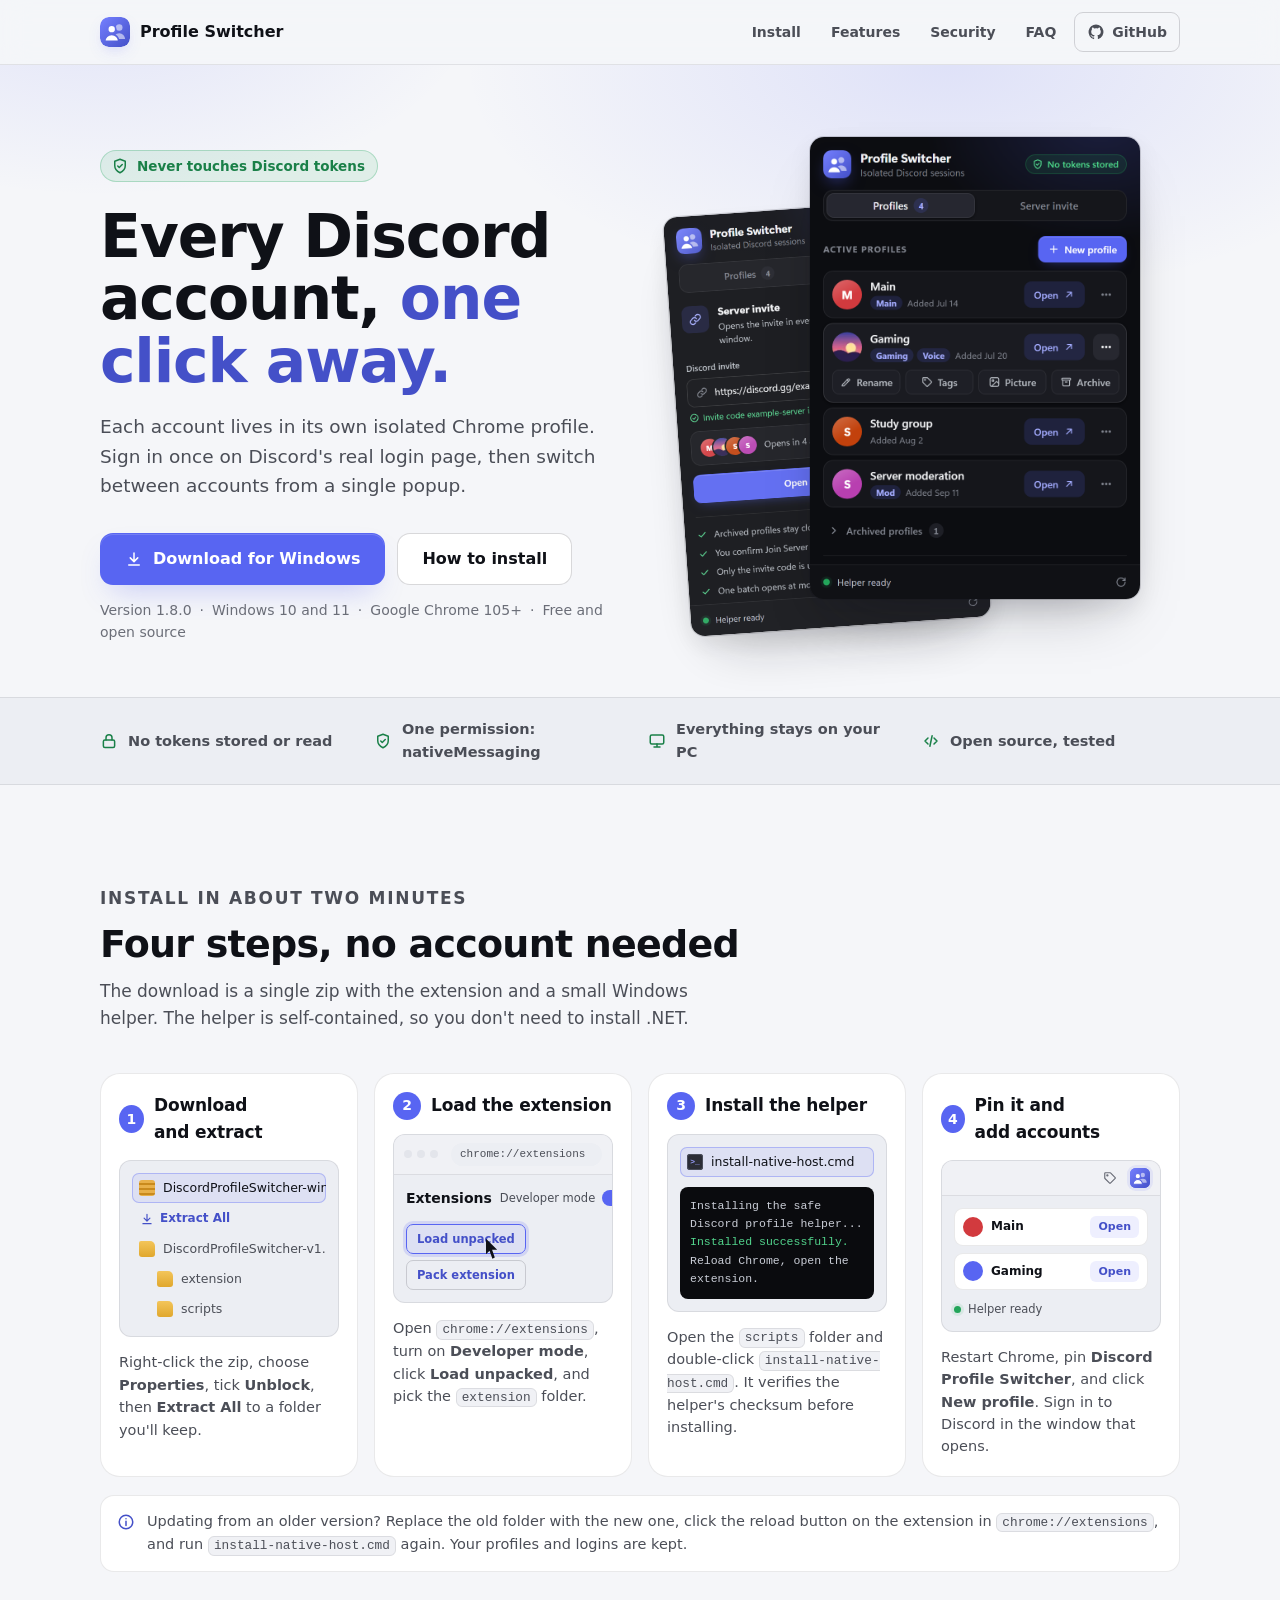
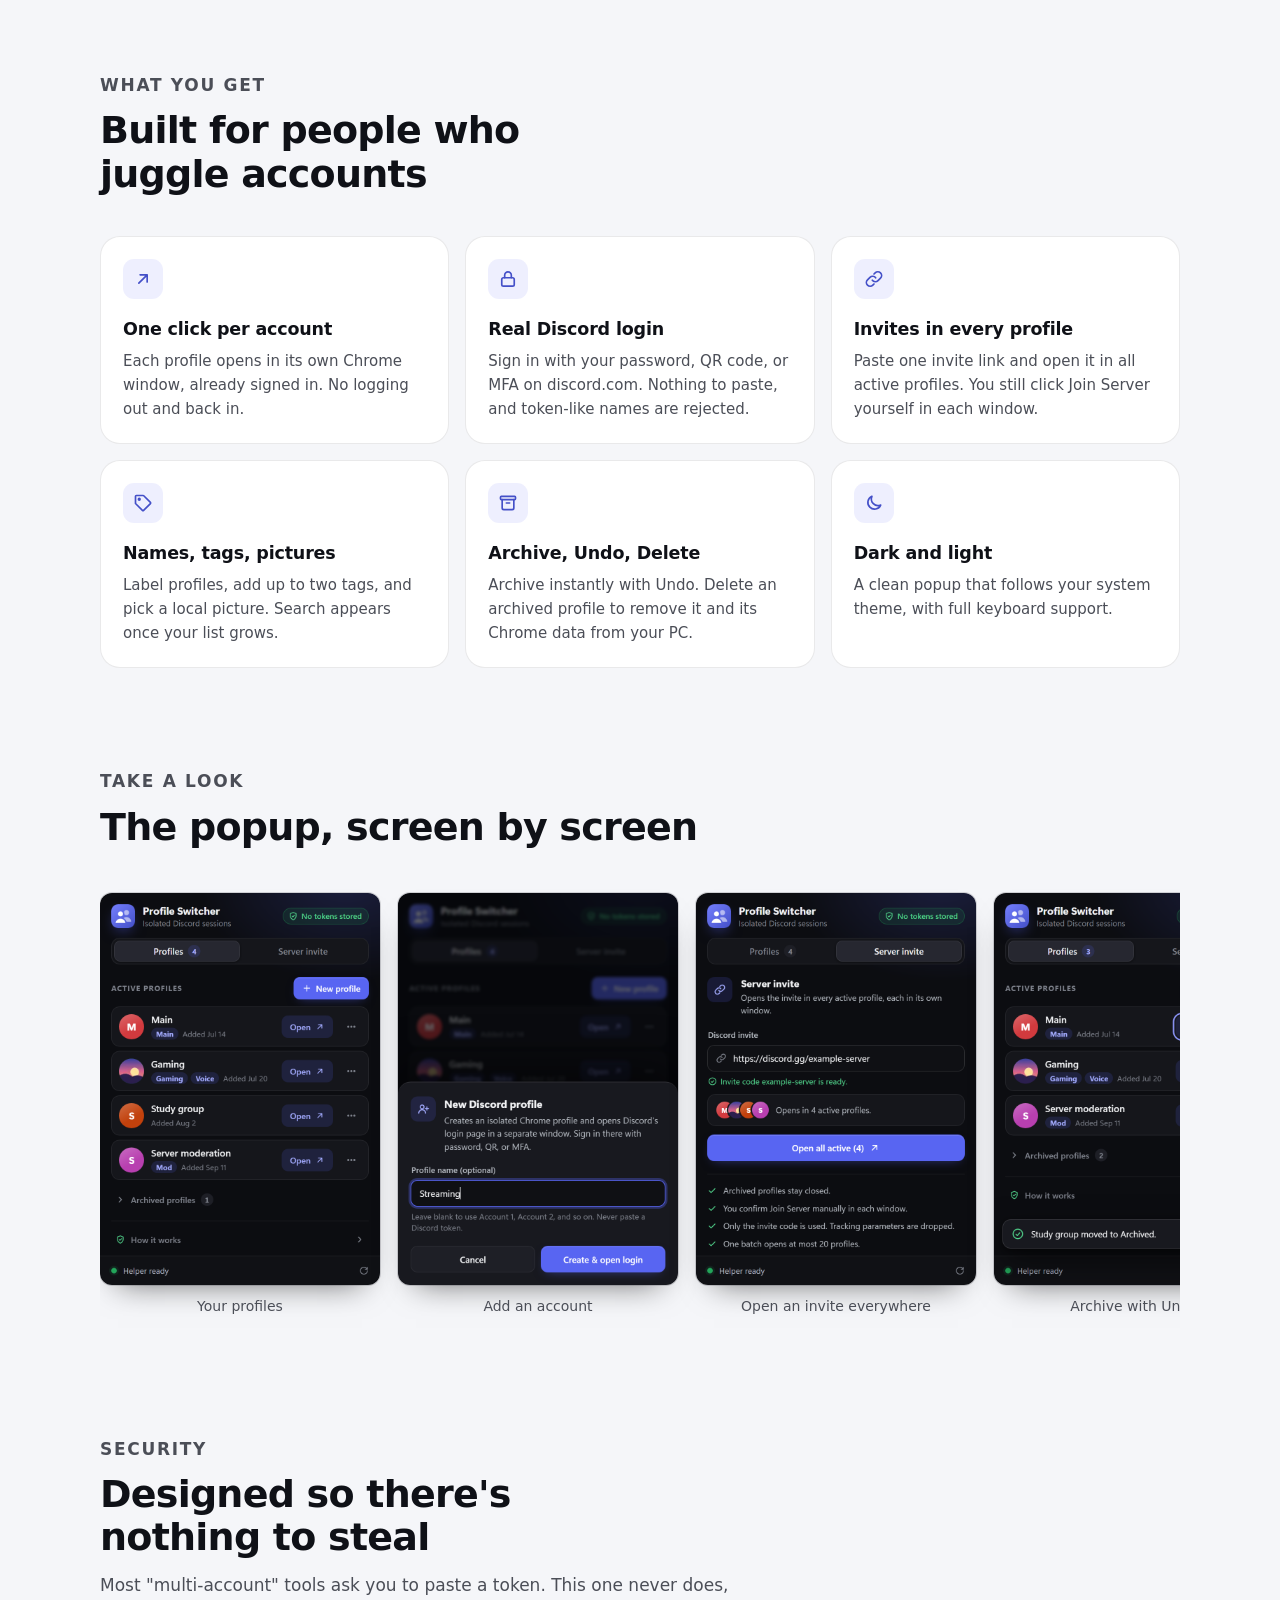
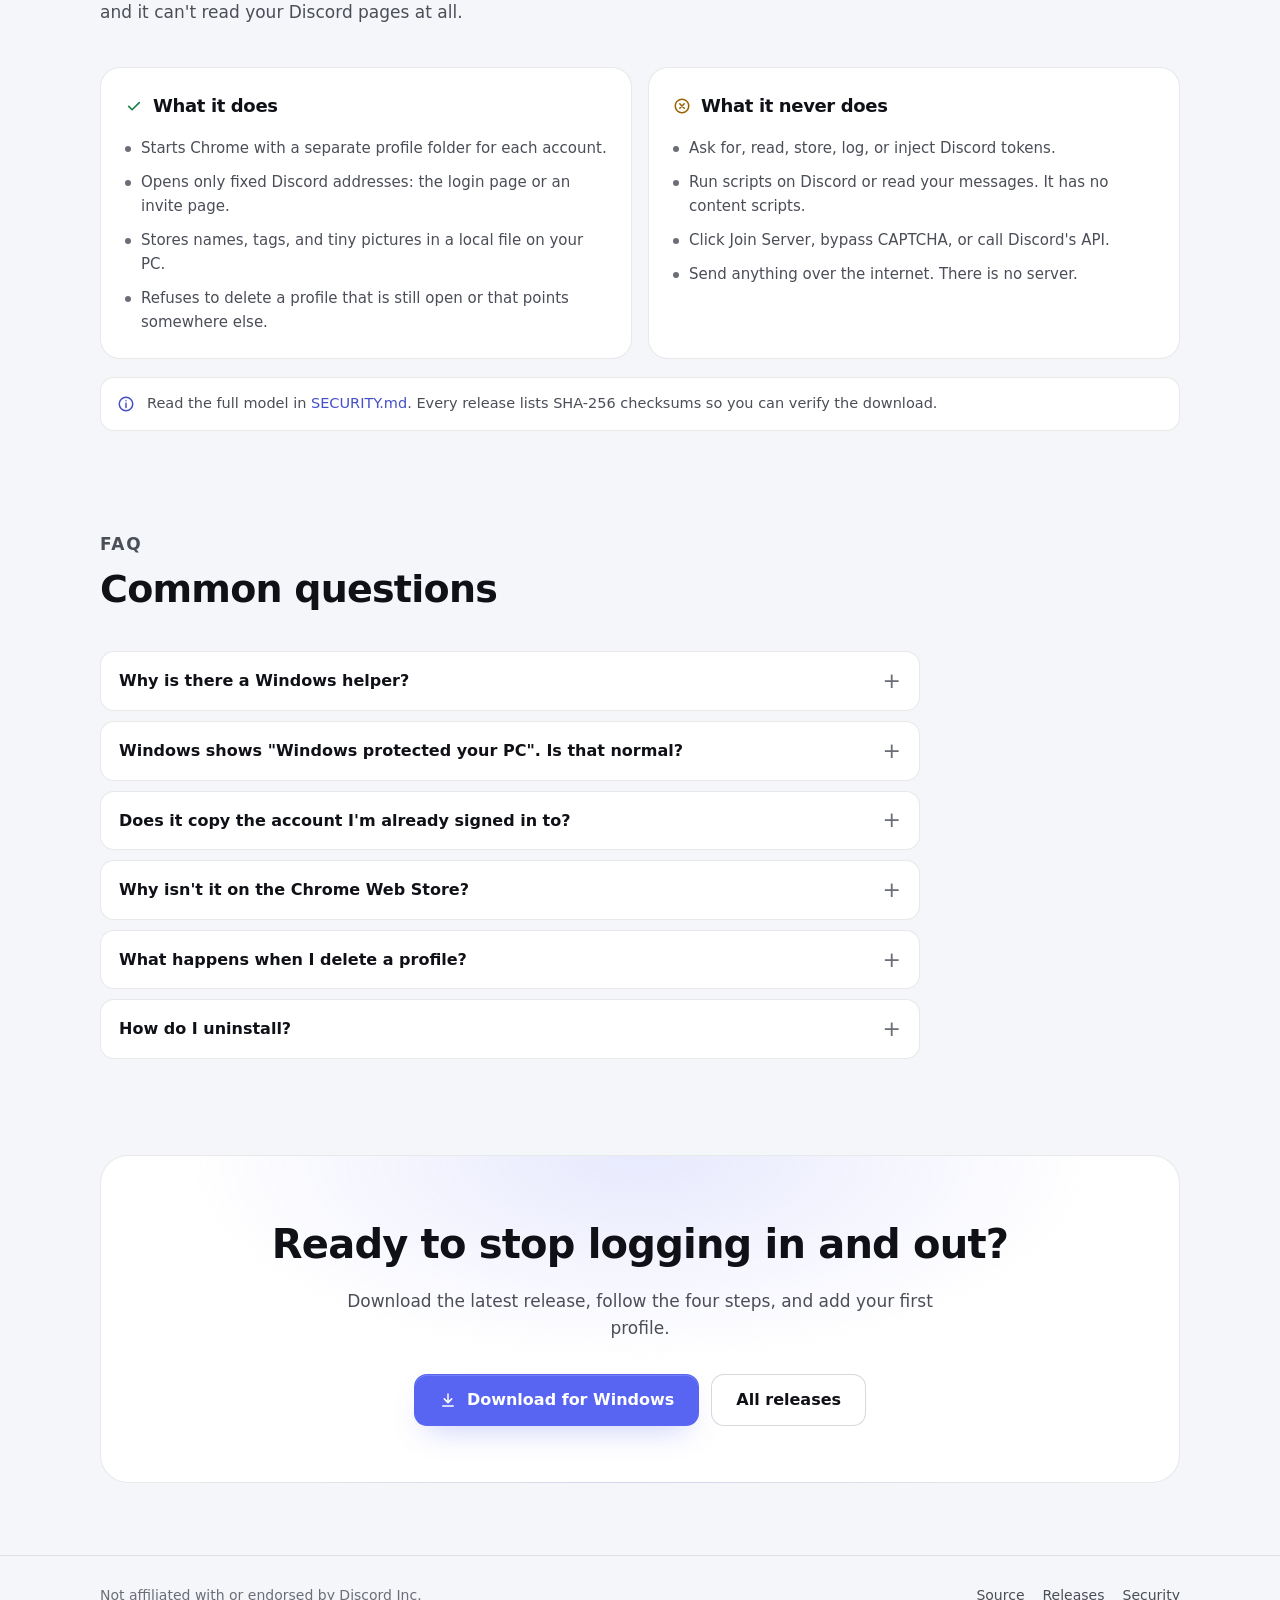
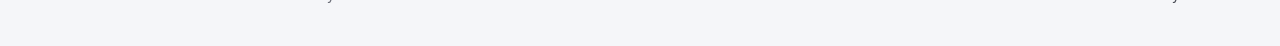
<file: docs/index.html>
<!doctype html>
<html lang="en">
<head>
<meta charset="utf-8">
<meta name="viewport" content="width=device-width, initial-scale=1">
<meta name="color-scheme" content="dark light">
<title>Discord Profile Switcher</title>
<meta name="description" content="Open each Discord account in its own isolated Chrome profile and switch in one click. Sign in on Discord's real login page. No tokens, ever.">
<meta property="og:title" content="Discord Profile Switcher">
<meta property="og:description" content="Every Discord account in its own isolated Chrome profile, one click away. No tokens, ever.">
<meta property="og:image" content="https://farfosh.github.io/discord-multi-account-switcher/screenshots/hero.png">
<meta property="og:type" content="website">
<meta name="twitter:card" content="summary_large_image">
<link rel="icon" href="data:image/svg+xml,%3Csvg xmlns='http://www.w3.org/2000/svg' viewBox='0 0 32 32'%3E%3Crect width='32' height='32' rx='9' fill='%235865f2'/%3E%3Ccircle cx='20.5' cy='11.25' r='3.5' fill='%23fff' fill-opacity='.55'/%3E%3Cpath d='M14.25 23.5a6.25 6.25 0 0 1 12.5 0z' fill='%23fff' fill-opacity='.55'/%3E%3Ccircle cx='12.5' cy='13' r='4.25' fill='%23fff' stroke='%235865f2' stroke-width='1.75'/%3E%3Cpath d='M5 26a7.5 7.5 0 0 1 15 0z' fill='%23fff' stroke='%235865f2' stroke-width='1.75'/%3E%3C/svg%3E">
<style>
/* Layout: single column, max 1120px. Nav, hero with download CTA and product shots,
   illustrated install steps, features, gallery, security, FAQ, footer. Dark first. */
:root {
  color-scheme: dark;
  --font: "Segoe UI Variable Text", "Segoe UI", ui-sans-serif, system-ui, -apple-system, BlinkMacSystemFont, "Helvetica Neue", sans-serif;
  --font-display: "Segoe UI Variable Display", "Segoe UI", ui-sans-serif, system-ui, -apple-system, BlinkMacSystemFont, "Helvetica Neue", sans-serif;
  --font-mono: ui-monospace, "Cascadia Code", "Consolas", "SFMono-Regular", monospace;

  --bg: #0b0c10;
  --bg-2: #101116;
  --surface: #15161c;
  --surface-2: #1c1d24;
  --surface-3: #262730;
  --border: rgba(255, 255, 255, 0.07);
  --border-strong: rgba(255, 255, 255, 0.13);
  --text: #f2f3f5;
  --text-2: #b5bac1;
  --text-3: #858994;
  --accent: #5865f2;
  --accent-hover: #4e5ae6;
  --accent-soft: rgba(88, 101, 242, 0.15);
  --accent-text: #a4acff;
  --accent-glow: rgba(88, 101, 242, 0.5);
  --glow: rgba(88, 101, 242, 0.24);
  --success: #23a55a;
  --success-text: #52d48c;
  --success-soft: rgba(35, 165, 90, 0.13);
  --success-line: rgba(35, 165, 90, 0.3);
  --warning-text: #f5c35b;
  --on-accent: #ffffff;
  --shadow: 0 30px 60px -24px rgba(0, 0, 0, 0.75), 0 10px 24px rgba(0, 0, 0, 0.3);
  --radius: 14px;
  --radius-lg: 20px;
}

@media (prefers-color-scheme: light) {
  :root {
    color-scheme: light;
    --bg: #f5f6f9;
    --bg-2: #eceef3;
    --surface: #ffffff;
    --surface-2: #f0f1f5;
    --surface-3: #e3e5eb;
    --border: rgba(16, 18, 27, 0.09);
    --border-strong: rgba(16, 18, 27, 0.16);
    --text: #0f1117;
    --text-2: #4b4e57;
    --text-3: #6b6e78;
    --accent-hover: #4a56e0;
    --accent-soft: rgba(88, 101, 242, 0.1);
    --accent-text: #4450c8;
    --accent-glow: rgba(88, 101, 242, 0.35);
    --glow: rgba(88, 101, 242, 0.14);
    --success-text: #1a8048;
    --success-soft: rgba(35, 165, 90, 0.1);
    --success-line: rgba(35, 165, 90, 0.28);
    --warning-text: #9a6200;
    --shadow: 0 30px 60px -28px rgba(16, 18, 27, 0.35), 0 10px 24px rgba(16, 18, 27, 0.08);
  }
}

*, *::before, *::after { box-sizing: border-box; }
html { scroll-behavior: smooth; }
body {
  margin: 0;
  background: var(--bg);
  color: var(--text);
  font: 400 16px/1.6 var(--font);
  -webkit-font-smoothing: antialiased;
}
img { max-width: 100%; height: auto; display: block; }
a { color: var(--accent-text); text-decoration: none; }
a:hover { text-decoration: underline; }
:focus-visible { outline: 2px solid var(--accent-text); outline-offset: 3px; border-radius: 6px; }
h1, h2, h3 { margin: 0; font-family: var(--font-display); text-wrap: balance; letter-spacing: -0.02em; }
p { margin: 0; }
code, kbd { font-family: var(--font-mono); font-size: 0.88em; }
code { padding: 0.1em 0.4em; border-radius: 6px; background: var(--surface-2); border: 1px solid var(--border); }
kbd { padding: 0.05em 0.45em; border-radius: 6px; background: var(--surface-2); border: 1px solid var(--border-strong); border-bottom-width: 2px; }

.wrap { width: 100%; max-width: 1120px; margin: 0 auto; padding-inline: 20px; }
.icon { width: 18px; height: 18px; flex: none; }

/* ---------- Nav ---------- */
.nav {
  position: sticky; top: 0; z-index: 20;
  background: color-mix(in srgb, var(--bg) 82%, transparent);
  backdrop-filter: blur(14px);
  border-bottom: 1px solid var(--border);
}
.nav .wrap { display: flex; align-items: center; justify-content: space-between; gap: 16px; height: 64px; }
.brand { display: flex; align-items: center; gap: 10px; color: var(--text); font: 650 16px/1 var(--font-display); }
.brand:hover { text-decoration: none; }
.brand svg { width: 30px; height: 30px; border-radius: 9px; box-shadow: 0 6px 16px -6px var(--accent-glow); }
.nav-links { display: flex; align-items: center; gap: 6px; }
.nav-links a { padding: 8px 12px; border-radius: 9px; color: var(--text-2); font-size: 14px; font-weight: 550; }
.nav-links a:hover { background: var(--surface-2); color: var(--text); text-decoration: none; }
.nav-links .gh { display: inline-flex; align-items: center; gap: 7px; border: 1px solid var(--border-strong); }
@media (max-width: 720px) { .nav-links a:not(.gh) { display: none; } }

/* ---------- Buttons ---------- */
.btn {
  display: inline-flex; align-items: center; justify-content: center; gap: 10px;
  height: 52px; padding: 0 24px; border-radius: 13px; border: 1px solid transparent;
  font: 650 16px/1 var(--font); white-space: nowrap;
  transition: background-color 150ms ease, transform 120ms ease, box-shadow 150ms ease, border-color 150ms ease;
}
.btn:hover { text-decoration: none; }
.btn:active { transform: translateY(1px); }
.btn-primary {
  background: var(--accent); color: var(--on-accent);
  box-shadow: inset 0 1px 0 rgba(255,255,255,.16), 0 14px 30px -12px var(--accent-glow);
}
.btn-primary:hover { background: var(--accent-hover); }
.btn-secondary { background: var(--surface); border-color: var(--border-strong); color: var(--text); }
.btn-secondary:hover { background: var(--surface-2); }

/* ---------- Hero ---------- */
.hero { position: relative; overflow: hidden; padding: 72px 0 40px; }
.hero::before {
  content: ""; position: absolute; inset: -20% -10% auto; height: 620px; z-index: -1;
  background:
    radial-gradient(45% 55% at 70% 20%, var(--glow), transparent 70%),
    radial-gradient(35% 45% at 15% 10%, rgba(88,101,242,.12), transparent 70%);
}
.hero .wrap { display: grid; grid-template-columns: minmax(0, 1.05fr) minmax(0, 1fr); gap: 48px; align-items: center; }
.eyebrow {
  display: inline-flex; align-items: center; gap: 8px; height: 32px; padding: 0 12px 0 10px;
  border: 1px solid var(--success-line); border-radius: 999px; background: var(--success-soft);
  color: var(--success-text); font-size: 13.5px; font-weight: 600;
}
.hero h1 { margin-top: 22px; font-size: clamp(38px, 5.4vw, 60px); line-height: 1.04; font-weight: 700; }
.hero h1 .accent { color: var(--accent-text); }
.lede { margin-top: 20px; max-width: 34em; color: var(--text-2); font-size: 18.5px; line-height: 1.6; }
.cta { display: flex; flex-wrap: wrap; gap: 12px; margin-top: 32px; }
.cta-meta { margin-top: 14px; color: var(--text-3); font-size: 14px; font-variant-numeric: tabular-nums; }
.cta-meta span + span::before { content: "·"; margin: 0 8px; }

.shots { position: relative; height: 520px; }
.shots img {
  position: absolute; width: 330px; border-radius: 14px;
  box-shadow: 0 0 0 1px var(--border-strong), var(--shadow);
}
.shots .front { right: 8%; top: 0; z-index: 2; }
.shots .back { left: 0; top: 70px; width: 300px; opacity: .92; transform: rotate(-4deg); }
@media (max-width: 900px) {
  .hero .wrap { grid-template-columns: 1fr; }
  .shots { height: 460px; max-width: 460px; }
}
@media (max-width: 520px) {
  .hero { padding-top: 44px; }
  .shots { height: auto; }
  .shots img { position: static; width: 100%; max-width: 340px; margin: 0 auto; transform: none; }
  .shots .back { display: none; }
}

/* ---------- Trust strip ---------- */
.trust { border-block: 1px solid var(--border); background: var(--bg-2); }
.trust ul { display: grid; grid-template-columns: repeat(4, minmax(0, 1fr)); gap: 16px; margin: 0; padding: 20px 0; list-style: none; }
.trust li { display: flex; align-items: center; gap: 10px; color: var(--text-2); font-size: 14.5px; font-weight: 550; }
.trust li .icon { color: var(--success-text); }
@media (max-width: 820px) { .trust ul { grid-template-columns: repeat(2, minmax(0, 1fr)); } }

/* ---------- Sections ---------- */
section.block { padding: 88px 0 0; }
.section-head { max-width: 640px; margin-bottom: 40px; }
.kicker { color: var(--accent-text); font-size: 13px; font-weight: 700; letter-spacing: .1em; text-transform: uppercase; }
.section-head h2 { margin-top: 10px; font-size: clamp(28px, 3.4vw, 38px); line-height: 1.15; font-weight: 700; }
.section-head p { margin-top: 12px; color: var(--text-2); font-size: 17px; }

/* ---------- Install steps ---------- */
.steps { display: grid; grid-template-columns: repeat(4, minmax(0, 1fr)); gap: 16px; margin: 0; padding: 0; list-style: none; counter-reset: step; }
@media (max-width: 1000px) { .steps { grid-template-columns: repeat(2, minmax(0, 1fr)); } }
@media (max-width: 560px) { .steps { grid-template-columns: 1fr; } }
.step {
  display: flex; flex-direction: column; gap: 14px; padding: 18px;
  border: 1px solid var(--border); border-radius: var(--radius-lg); background: var(--surface);
  counter-increment: step;
}
.step-head { display: flex; align-items: center; gap: 10px; }
.step-num {
  display: grid; place-items: center; width: 28px; height: 28px; border-radius: 50%;
  background: var(--accent); color: var(--on-accent); font-size: 14px; font-weight: 700;
}
.step h3 { font-size: 17px; font-weight: 650; letter-spacing: -0.01em; }
.step p { color: var(--text-2); font-size: 14.5px; line-height: 1.55; }

/* Mini UI illustrations */
.mock {
  position: relative; min-height: 150px; padding: 12px; overflow: hidden;
  border: 1px solid var(--border); border-radius: 12px; background: var(--bg-2);
  font-size: 12.5px; color: var(--text-2);
}
.mock-bar { display: flex; align-items: center; gap: 5px; margin: -12px -12px 12px; padding: 8px 10px; border-bottom: 1px solid var(--border); background: var(--surface-2); }
.mock-bar i { width: 8px; height: 8px; border-radius: 50%; background: var(--surface-3); }
.mock-url { margin-left: 8px; flex: 1; min-width: 0; padding: 3px 9px; border-radius: 999px; background: var(--bg-2); color: var(--text-2); font-family: var(--font-mono); font-size: 11px; white-space: nowrap; overflow: hidden; text-overflow: ellipsis; }
.frow { display: flex; align-items: center; gap: 8px; padding: 5px 7px; border-radius: 7px; white-space: nowrap; overflow: hidden; text-overflow: ellipsis; }
.frow.hl { background: var(--accent-soft); color: var(--text); box-shadow: inset 0 0 0 1px rgba(88,101,242,.35); }
.frow.sub { margin-left: 18px; }
.ficon { width: 16px; height: 16px; flex: none; border-radius: 3px; }
.ficon.zip { background: repeating-linear-gradient(180deg, #e8b04a 0 3px, #c98a1d 3px 5px); }
.ficon.folder { background: linear-gradient(#f3c55a, #e0a72d); border-radius: 2px 5px 3px 3px; }
.ficon.cmd { background: #2b2d36; box-shadow: inset 0 0 0 1px #4a4d5a; position: relative; }
.ficon.cmd::after { content: ">_"; position: absolute; inset: 0; display: grid; place-items: center; color: #9aa0ff; font: 700 8px/1 var(--font-mono); }
.mock-arrow { display: flex; align-items: center; gap: 6px; margin: 6px 0 6px 8px; color: var(--accent-text); font-size: 12px; font-weight: 600; }
.ext-head { display: flex; align-items: center; justify-content: space-between; gap: 8px; }
.ext-head strong { color: var(--text); font-size: 14px; font-family: var(--font-display); }
.devmode { display: flex; align-items: center; gap: 7px; font-size: 11.5px; white-space: nowrap; }
.toggle { position: relative; width: 30px; height: 16px; border-radius: 999px; background: var(--accent); }
.toggle::after { content: ""; position: absolute; top: 2px; right: 2px; width: 12px; height: 12px; border-radius: 50%; background: #fff; }
.ext-actions { display: flex; flex-wrap: wrap; gap: 6px; margin-top: 14px; }
.mbtn { padding: 5px 10px; border: 1px solid var(--border-strong); border-radius: 7px; color: var(--accent-text); font-weight: 600; font-size: 11.5px; white-space: nowrap; }
.mbtn.hl { border-color: var(--accent); background: var(--accent-soft); box-shadow: 0 0 0 3px rgba(88,101,242,.18); }
.cursor { position: absolute; width: 16px; height: 20px; background: var(--text); clip-path: polygon(0 0, 0 78%, 22% 60%, 40% 100%, 55% 94%, 38% 55%, 70% 55%); filter: drop-shadow(0 1px 1px rgba(0,0,0,.5)); }
.term { margin-top: 10px; padding: 10px; border-radius: 8px; background: #0a0b0e; color: #c9cdd6; font: 11.5px/1.6 var(--font-mono); white-space: pre-wrap; }
.term .ok { color: #52d48c; }
.toolbar { display: flex; align-items: center; justify-content: flex-end; gap: 10px; padding: 7px 10px; margin: -12px -12px 12px; border-bottom: 1px solid var(--border); background: var(--surface-2); }
.tb-icon { width: 20px; height: 20px; border-radius: 6px; display: grid; place-items: center; color: var(--text-3); }
.tb-icon.brand-icon { background: var(--accent); box-shadow: 0 0 0 3px var(--accent-soft); }
.mini-popup { display: grid; gap: 7px; }
.mini-card { display: flex; align-items: center; gap: 8px; padding: 7px 8px; border: 1px solid var(--border); border-radius: 9px; background: var(--surface); }
.mini-av { width: 20px; height: 20px; border-radius: 50%; flex: none; }
.mini-card b { flex: 1; color: var(--text); font-weight: 600; font-size: 12px; }
.mini-open { padding: 2px 8px; border-radius: 6px; background: var(--accent-soft); color: var(--accent-text); font-weight: 600; font-size: 11px; }
.mini-status { display: flex; align-items: center; gap: 7px; margin-top: 3px; font-size: 11.5px; }
.mini-status i { width: 7px; height: 7px; border-radius: 50%; background: var(--success); box-shadow: 0 0 0 3px var(--success-soft); }

.note {
  display: flex; gap: 12px; align-items: flex-start; margin-top: 18px; padding: 14px 16px;
  border: 1px solid var(--border); border-radius: var(--radius); background: var(--surface);
  color: var(--text-2); font-size: 14.5px;
}
.note .icon { margin-top: 3px; color: var(--accent-text); }

/* ---------- Features ---------- */
.features { display: grid; grid-template-columns: repeat(3, minmax(0, 1fr)); gap: 16px; }
@media (max-width: 900px) { .features { grid-template-columns: repeat(2, minmax(0, 1fr)); } }
@media (max-width: 560px) { .features { grid-template-columns: 1fr; } }
.feature { padding: 22px; border: 1px solid var(--border); border-radius: var(--radius-lg); background: var(--surface); }
.feature .tile { display: grid; place-items: center; width: 40px; height: 40px; border-radius: 11px; background: var(--accent-soft); color: var(--accent-text); }
.feature .tile .icon { width: 20px; height: 20px; }
.feature h3 { margin-top: 16px; font-size: 17.5px; font-weight: 650; letter-spacing: -0.01em; }
.feature p { margin-top: 6px; color: var(--text-2); font-size: 15px; }

/* ---------- Gallery ---------- */
.gallery { display: flex; gap: 18px; overflow-x: auto; padding: 4px 4px 18px; scroll-snap-type: x mandatory; scrollbar-width: thin; }
.gallery figure { flex: 0 0 auto; width: 280px; margin: 0; scroll-snap-align: start; }
.gallery img { width: 100%; border-radius: 12px; box-shadow: 0 0 0 1px var(--border-strong), 0 16px 30px -18px rgba(0,0,0,.6); }
.gallery figcaption { margin-top: 10px; color: var(--text-2); font-size: 14px; text-align: center; }

/* ---------- Security ---------- */
.security { display: grid; grid-template-columns: minmax(0, 1fr) minmax(0, 1fr); gap: 16px; }
@media (max-width: 820px) { .security { grid-template-columns: 1fr; } }
.sec-card { padding: 24px; border: 1px solid var(--border); border-radius: var(--radius-lg); background: var(--surface); }
.sec-card h3 { display: flex; align-items: center; gap: 10px; font-size: 18px; font-weight: 650; }
.sec-card.yes h3 .icon { color: var(--success-text); }
.sec-card.no h3 .icon { color: var(--warning-text); }
.sec-card ul { display: grid; gap: 10px; margin: 16px 0 0; padding: 0; list-style: none; }
.sec-card li { display: flex; gap: 10px; color: var(--text-2); font-size: 15px; }
.sec-card li::before { content: ""; flex: none; width: 6px; height: 6px; margin-top: 10px; border-radius: 50%; background: var(--text-3); }

/* ---------- FAQ ---------- */
.faq { display: grid; gap: 10px; max-width: 820px; }
.faq details { border: 1px solid var(--border); border-radius: var(--radius); background: var(--surface); }
.faq summary { display: flex; align-items: center; justify-content: space-between; gap: 16px; padding: 16px 18px; cursor: pointer; list-style: none; font-weight: 600; font-size: 16px; }
.faq summary::-webkit-details-marker { display: none; }
.faq summary::after { content: "+"; color: var(--text-3); font-size: 22px; font-weight: 400; line-height: 1; transition: transform 200ms ease; }
.faq details[open] summary::after { transform: rotate(45deg); }
.faq .answer { padding: 0 18px 18px; color: var(--text-2); font-size: 15px; }
.faq .answer p + p { margin-top: 10px; }

/* ---------- Final CTA + footer ---------- */
.final { margin-top: 96px; padding: 56px 24px; border: 1px solid var(--border); border-radius: 28px; text-align: center;
  background: radial-gradient(60% 90% at 50% 0%, var(--glow), transparent 70%), var(--surface); }
.final h2 { font-size: clamp(28px, 3.4vw, 40px); font-weight: 700; }
.final p { margin: 12px auto 0; max-width: 36em; color: var(--text-2); font-size: 17px; }
.final .cta { justify-content: center; }
footer { margin-top: 72px; padding: 28px 0 40px; border-top: 1px solid var(--border); color: var(--text-3); font-size: 14px; }
footer .wrap { display: flex; flex-wrap: wrap; align-items: center; justify-content: space-between; gap: 12px; }
footer nav { display: flex; gap: 18px; }
footer a { color: var(--text-2); }

@media (prefers-reduced-motion: reduce) {
  html { scroll-behavior: auto; }
  *, *::before, *::after { transition-duration: 1ms !important; animation-duration: 1ms !important; }
}
</style>
</head>
<body>
<svg width="0" height="0" style="position:absolute" aria-hidden="true">
  <defs>
    <linearGradient id="bg-grad" x1="0" y1="0" x2="32" y2="32" gradientUnits="userSpaceOnUse">
      <stop offset="0" stop-color="#7580ff"/><stop offset="1" stop-color="#4450c8"/>
    </linearGradient>
  </defs>
  <symbol id="i-logo" viewBox="0 0 32 32">
    <rect width="32" height="32" rx="9" fill="url(#bg-grad)"/>
    <circle cx="20.5" cy="11.25" r="3.5" fill="#fff" fill-opacity=".55"/>
    <path d="M14.25 23.5a6.25 6.25 0 0 1 12.5 0z" fill="#fff" fill-opacity=".55"/>
    <circle cx="12.5" cy="13" r="4.25" fill="#fff" stroke="url(#bg-grad)" stroke-width="1.75"/>
    <path d="M5 26a7.5 7.5 0 0 1 15 0z" fill="#fff" stroke="url(#bg-grad)" stroke-width="1.75" stroke-linejoin="round"/>
  </symbol>
  <symbol id="i-download" viewBox="0 0 24 24" fill="none" stroke="currentColor" stroke-width="2" stroke-linecap="round" stroke-linejoin="round"><path d="M12 4v11M7 10.5l5 5 5-5M5 20h14"/></symbol>
  <symbol id="i-shield" viewBox="0 0 24 24" fill="none" stroke="currentColor" stroke-width="2" stroke-linecap="round" stroke-linejoin="round"><path d="M12 21s7-3.2 7-9.2V5.6L12 3 5 5.6v6.2C5 17.8 12 21 12 21z"/><path d="m9 12 2 2 4-4"/></symbol>
  <symbol id="i-check" viewBox="0 0 24 24" fill="none" stroke="currentColor" stroke-width="2.2" stroke-linecap="round" stroke-linejoin="round"><path d="M5 12.5 9.5 17 19 7.5"/></symbol>
  <symbol id="i-lock" viewBox="0 0 24 24" fill="none" stroke="currentColor" stroke-width="2" stroke-linecap="round" stroke-linejoin="round"><rect x="4.5" y="10.5" width="15" height="10" rx="2"/><path d="M8 10.5V7.5a4 4 0 0 1 8 0v3"/></symbol>
  <symbol id="i-code" viewBox="0 0 24 24" fill="none" stroke="currentColor" stroke-width="2" stroke-linecap="round" stroke-linejoin="round"><path d="m8 8-4 4 4 4M16 8l4 4-4 4M13.5 5l-3 14"/></symbol>
  <symbol id="i-pc" viewBox="0 0 24 24" fill="none" stroke="currentColor" stroke-width="2" stroke-linecap="round" stroke-linejoin="round"><rect x="3" y="4" width="18" height="12" rx="2"/><path d="M8 20h8M12 16v4"/></symbol>
  <symbol id="i-click" viewBox="0 0 24 24" fill="none" stroke="currentColor" stroke-width="2" stroke-linecap="round" stroke-linejoin="round"><path d="M7 17 17 7M8.5 7H17v8.5"/></symbol>
  <symbol id="i-link" viewBox="0 0 24 24" fill="none" stroke="currentColor" stroke-width="2" stroke-linecap="round" stroke-linejoin="round"><path d="M10 13.5a4.5 4.5 0 0 0 6.8.5l3-3a4.5 4.5 0 0 0-6.4-6.4L12 6"/><path d="M14 10.5a4.5 4.5 0 0 0-6.8-.5l-3 3a4.5 4.5 0 0 0 6.4 6.4L12 18"/></symbol>
  <symbol id="i-tag" viewBox="0 0 24 24" fill="none" stroke="currentColor" stroke-width="2" stroke-linecap="round" stroke-linejoin="round"><path d="M3 12.2V4a1 1 0 0 1 1-1h8.2a1 1 0 0 1 .7.3l8 8a1 1 0 0 1 0 1.4l-8.2 8.2a1 1 0 0 1-1.4 0l-8-8a1 1 0 0 1-.3-.7z"/><circle cx="7.5" cy="7.5" r="1"/></symbol>
  <symbol id="i-archive" viewBox="0 0 24 24" fill="none" stroke="currentColor" stroke-width="2" stroke-linecap="round" stroke-linejoin="round"><rect x="3" y="4" width="18" height="4" rx="1"/><path d="M5 8v10a2 2 0 0 0 2 2h10a2 2 0 0 0 2-2V8M10 12h4"/></symbol>
  <symbol id="i-moon" viewBox="0 0 24 24" fill="none" stroke="currentColor" stroke-width="2" stroke-linecap="round" stroke-linejoin="round"><path d="M20 14.5A8 8 0 0 1 9.5 4 8 8 0 1 0 20 14.5z"/></symbol>
  <symbol id="i-info" viewBox="0 0 24 24" fill="none" stroke="currentColor" stroke-width="2" stroke-linecap="round" stroke-linejoin="round"><circle cx="12" cy="12" r="9"/><path d="M12 11v5.5M12 7.5v.01"/></symbol>
  <symbol id="i-x" viewBox="0 0 24 24" fill="none" stroke="currentColor" stroke-width="2" stroke-linecap="round" stroke-linejoin="round"><circle cx="12" cy="12" r="9"/><path d="M9 9l6 6M15 9l-6 6"/></symbol>
  <symbol id="i-github" viewBox="0 0 24 24"><path fill="currentColor" d="M12 2a10 10 0 0 0-3.16 19.49c.5.09.68-.22.68-.48v-1.7c-2.78.6-3.37-1.34-3.37-1.34-.45-1.16-1.1-1.46-1.1-1.46-.91-.62.07-.61.07-.61 1 .07 1.53 1.03 1.53 1.03.9 1.52 2.34 1.08 2.91.83.09-.65.35-1.08.63-1.33-2.22-.25-4.55-1.11-4.55-4.94 0-1.09.39-1.98 1.03-2.68-.1-.25-.45-1.27.1-2.64 0 0 .84-.27 2.75 1.02A9.6 9.6 0 0 1 12 6.84c.85 0 1.71.11 2.51.34 1.91-1.29 2.75-1.02 2.75-1.02.55 1.37.2 2.39.1 2.64.64.7 1.03 1.59 1.03 2.68 0 3.84-2.34 4.69-4.57 4.93.36.31.68.92.68 1.85v2.74c0 .27.18.58.69.48A10 10 0 0 0 12 2z"/></symbol>
</svg>

<header class="nav">
  <div class="wrap">
    <a class="brand" href="#top"><svg aria-hidden="true"><use href="#i-logo"/></svg>Profile Switcher</a>
    <nav class="nav-links" aria-label="Page">
      <a href="#install">Install</a>
      <a href="#features">Features</a>
      <a href="#security">Security</a>
      <a href="#faq">FAQ</a>
      <a class="gh" href="https://github.com/Farfosh/discord-multi-account-switcher"><svg class="icon" aria-hidden="true"><use href="#i-github"/></svg>GitHub</a>
    </nav>
  </div>
</header>

<main id="top">
  <section class="hero">
    <div class="wrap">
      <div>
        <span class="eyebrow"><svg class="icon" aria-hidden="true"><use href="#i-shield"/></svg>Never touches Discord tokens</span>
        <h1>Every Discord account, <span class="accent">one click away.</span></h1>
        <p class="lede">Each account lives in its own isolated Chrome profile. Sign in once on Discord's real login page, then switch between accounts from a single popup.</p>
        <div class="cta">
          <a class="btn btn-primary js-download" href="https://github.com/Farfosh/discord-multi-account-switcher/releases/latest/download/DiscordProfileSwitcher-windows.zip">
            <svg class="icon" aria-hidden="true"><use href="#i-download"/></svg>Download for Windows
          </a>
          <a class="btn btn-secondary" href="#install">How to install</a>
        </div>
        <p class="cta-meta"><span class="js-version">Version 1.8.0</span><span>Windows 10 and 11</span><span>Google Chrome 105+</span><span>Free and open source</span></p>
      </div>
      <div class="shots" aria-hidden="true">
        <img class="back" src="screenshots/invite-dark.png" alt="" width="800" height="1120">
        <img class="front" src="screenshots/actions-dark.png" alt="" width="800" height="1120">
      </div>
    </div>
  </section>

  <div class="trust">
    <div class="wrap">
      <ul>
        <li><svg class="icon" aria-hidden="true"><use href="#i-lock"/></svg>No tokens stored or read</li>
        <li><svg class="icon" aria-hidden="true"><use href="#i-shield"/></svg>One permission: nativeMessaging</li>
        <li><svg class="icon" aria-hidden="true"><use href="#i-pc"/></svg>Everything stays on your PC</li>
        <li><svg class="icon" aria-hidden="true"><use href="#i-code"/></svg>Open source, tested</li>
      </ul>
    </div>
  </div>

  <section class="block" id="install">
    <div class="wrap">
      <div class="section-head">
        <p class="kicker">Install in about two minutes</p>
        <h2>Four steps, no account needed</h2>
        <p>The download is a single zip with the extension and a small Windows helper. The helper is self-contained, so you don't need to install .NET.</p>
      </div>

      <ol class="steps">
        <li class="step">
          <div class="step-head"><span class="step-num">1</span><h3>Download and extract</h3></div>
          <div class="mock" aria-hidden="true">
            <div class="frow hl"><span class="ficon zip"></span>DiscordProfileSwitcher-windows.zip</div>
            <div class="mock-arrow"><svg class="icon" style="width:14px;height:14px"><use href="#i-download"/></svg>Extract All</div>
            <div class="frow"><span class="ficon folder"></span>DiscordProfileSwitcher-v1.8.0</div>
            <div class="frow sub"><span class="ficon folder"></span>extension</div>
            <div class="frow sub"><span class="ficon folder"></span>scripts</div>
          </div>
          <p>Right-click the zip, choose <b>Properties</b>, tick <b>Unblock</b>, then <b>Extract All</b> to a folder you'll keep.</p>
        </li>

        <li class="step">
          <div class="step-head"><span class="step-num">2</span><h3>Load the extension</h3></div>
          <div class="mock" aria-hidden="true">
            <div class="mock-bar"><i></i><i></i><i></i><span class="mock-url">chrome://extensions</span></div>
            <div class="ext-head"><strong>Extensions</strong><span class="devmode">Developer mode <span class="toggle"></span></span></div>
            <div class="ext-actions"><span class="mbtn hl">Load unpacked</span><span class="mbtn">Pack extension</span></div>
            <span class="cursor" style="left:92px;top:104px"></span>
          </div>
          <p>Open <code>chrome://extensions</code>, turn on <b>Developer mode</b>, click <b>Load unpacked</b>, and pick the <code>extension</code> folder.</p>
        </li>

        <li class="step">
          <div class="step-head"><span class="step-num">3</span><h3>Install the helper</h3></div>
          <div class="mock" aria-hidden="true">
            <div class="frow hl"><span class="ficon cmd"></span>install-native-host.cmd</div>
            <div class="term">Installing the safe Discord profile helper...
<span class="ok">Installed successfully.</span>
Reload Chrome, open the extension.</div>
          </div>
          <p>Open the <code>scripts</code> folder and double-click <code>install-native-host.cmd</code>. It verifies the helper's checksum before installing.</p>
        </li>

        <li class="step">
          <div class="step-head"><span class="step-num">4</span><h3>Pin it and add accounts</h3></div>
          <div class="mock" aria-hidden="true">
            <div class="toolbar"><span class="tb-icon"><svg class="icon" style="width:14px;height:14px"><use href="#i-tag"/></svg></span><span class="tb-icon brand-icon"><svg style="width:20px;height:20px"><use href="#i-logo"/></svg></span></div>
            <div class="mini-popup">
              <div class="mini-card"><span class="mini-av" style="background:#d23a3e"></span><b>Main</b><span class="mini-open">Open</span></div>
              <div class="mini-card"><span class="mini-av" style="background:#5865f2"></span><b>Gaming</b><span class="mini-open">Open</span></div>
              <div class="mini-status"><i></i>Helper ready</div>
            </div>
          </div>
          <p>Restart Chrome, pin <b>Discord Profile Switcher</b>, and click <b>New profile</b>. Sign in to Discord in the window that opens.</p>
        </li>
      </ol>

      <div class="note">
        <svg class="icon" aria-hidden="true"><use href="#i-info"/></svg>
        <p>Updating from an older version? Replace the old folder with the new one, click the reload button on the extension in <code>chrome://extensions</code>, and run <code>install-native-host.cmd</code> again. Your profiles and logins are kept.</p>
      </div>
    </div>
  </section>

  <section class="block" id="features">
    <div class="wrap">
      <div class="section-head">
        <p class="kicker">What you get</p>
        <h2>Built for people who juggle accounts</h2>
      </div>
      <div class="features">
        <article class="feature">
          <span class="tile"><svg class="icon" aria-hidden="true"><use href="#i-click"/></svg></span>
          <h3>One click per account</h3>
          <p>Each profile opens in its own Chrome window, already signed in. No logging out and back in.</p>
        </article>
        <article class="feature">
          <span class="tile"><svg class="icon" aria-hidden="true"><use href="#i-lock"/></svg></span>
          <h3>Real Discord login</h3>
          <p>Sign in with your password, QR code, or MFA on discord.com. Nothing to paste, and token-like names are rejected.</p>
        </article>
        <article class="feature">
          <span class="tile"><svg class="icon" aria-hidden="true"><use href="#i-link"/></svg></span>
          <h3>Invites in every profile</h3>
          <p>Paste one invite link and open it in all active profiles. You still click Join Server yourself in each window.</p>
        </article>
        <article class="feature">
          <span class="tile"><svg class="icon" aria-hidden="true"><use href="#i-tag"/></svg></span>
          <h3>Names, tags, pictures</h3>
          <p>Label profiles, add up to two tags, and pick a local picture. Search appears once your list grows.</p>
        </article>
        <article class="feature">
          <span class="tile"><svg class="icon" aria-hidden="true"><use href="#i-archive"/></svg></span>
          <h3>Archive, Undo, Delete</h3>
          <p>Archive instantly with Undo. Delete an archived profile to remove it and its Chrome data from your PC.</p>
        </article>
        <article class="feature">
          <span class="tile"><svg class="icon" aria-hidden="true"><use href="#i-moon"/></svg></span>
          <h3>Dark and light</h3>
          <p>A clean popup that follows your system theme, with full keyboard support.</p>
        </article>
      </div>
    </div>
  </section>

  <section class="block" id="screens">
    <div class="wrap">
      <div class="section-head">
        <p class="kicker">Take a look</p>
        <h2>The popup, screen by screen</h2>
      </div>
      <div class="gallery" tabindex="0" aria-label="Screenshots">
        <figure><img src="screenshots/profiles-dark.png" alt="Profiles list with four accounts" width="800" height="1120" loading="lazy"><figcaption>Your profiles</figcaption></figure>
        <figure><img src="screenshots/create-dark.png" alt="New profile sheet with a name field" width="800" height="1120" loading="lazy"><figcaption>Add an account</figcaption></figure>
        <figure><img src="screenshots/invite-dark.png" alt="Server invite tab with a detected invite code" width="800" height="1120" loading="lazy"><figcaption>Open an invite everywhere</figcaption></figure>
        <figure><img src="screenshots/undo-dark.png" alt="Toast with an Undo button after archiving" width="800" height="1120" loading="lazy"><figcaption>Archive with Undo</figcaption></figure>
        <figure><img src="screenshots/delete-dark.png" alt="Delete confirmation with Cancel focused" width="800" height="1120" loading="lazy"><figcaption>Safe, confirmed delete</figcaption></figure>
        <figure><img src="screenshots/profiles-light.png" alt="Profiles list in light theme" width="800" height="1120" loading="lazy"><figcaption>Light theme</figcaption></figure>
      </div>
    </div>
  </section>

  <section class="block" id="security">
    <div class="wrap">
      <div class="section-head">
        <p class="kicker">Security</p>
        <h2>Designed so there's nothing to steal</h2>
        <p>Most "multi-account" tools ask you to paste a token. This one never does, and it can't read your Discord pages at all.</p>
      </div>
      <div class="security">
        <div class="sec-card yes">
          <h3><svg class="icon" aria-hidden="true"><use href="#i-check"/></svg>What it does</h3>
          <ul>
            <li>Starts Chrome with a separate profile folder for each account.</li>
            <li>Opens only fixed Discord addresses: the login page or an invite page.</li>
            <li>Stores names, tags, and tiny pictures in a local file on your PC.</li>
            <li>Refuses to delete a profile that is still open or that points somewhere else.</li>
          </ul>
        </div>
        <div class="sec-card no">
          <h3><svg class="icon" aria-hidden="true"><use href="#i-x"/></svg>What it never does</h3>
          <ul>
            <li>Ask for, read, store, log, or inject Discord tokens.</li>
            <li>Run scripts on Discord or read your messages. It has no content scripts.</li>
            <li>Click Join Server, bypass CAPTCHA, or call Discord's API.</li>
            <li>Send anything over the internet. There is no server.</li>
          </ul>
        </div>
      </div>
      <div class="note">
        <svg class="icon" aria-hidden="true"><use href="#i-info"/></svg>
        <p>Read the full model in <a href="https://github.com/Farfosh/discord-multi-account-switcher/blob/main/SECURITY.md">SECURITY.md</a>. Every release lists SHA-256 checksums so you can verify the download.</p>
      </div>
    </div>
  </section>

  <section class="block" id="faq">
    <div class="wrap">
      <div class="section-head">
        <p class="kicker">FAQ</p>
        <h2>Common questions</h2>
      </div>
      <div class="faq">
        <details>
          <summary>Why is there a Windows helper?</summary>
          <div class="answer"><p>Chrome extensions can't start Chrome with a different profile folder. The small helper does only that, and Chrome lets only this extension talk to it. It accepts a short list of fixed actions and never takes URLs, file paths, or commands from the extension.</p></div>
        </details>
        <details>
          <summary>Windows shows "Windows protected your PC". Is that normal?</summary>
          <div class="answer"><p>The helper isn't code-signed, so SmartScreen may warn about it. Unblocking the zip before extracting (step 1) usually avoids the prompt. You can compare the file's SHA-256 with the checksum listed on the release page before running it.</p></div>
        </details>
        <details>
          <summary>Does it copy the account I'm already signed in to?</summary>
          <div class="answer"><p>No. Each profile starts empty and you sign in inside its own window. Chrome keeps that login in the profile, so next time it opens already signed in.</p></div>
        </details>
        <details>
          <summary>Why isn't it on the Chrome Web Store?</summary>
          <div class="answer"><p>It needs the local helper to launch Chrome profiles, so it's installed with Developer mode and a fixed extension ID that the helper trusts. Chrome may remind you that a developer-mode extension is on; that's expected.</p></div>
        </details>
        <details>
          <summary>What happens when I delete a profile?</summary>
          <div class="answer"><p>Deleting is available after archiving. It removes the profile and its Chrome folder from your PC, including the saved login. It doesn't sign that session out on Discord's servers; use <b>User Settings → Devices</b> in Discord for that.</p></div>
        </details>
        <details>
          <summary>How do I uninstall?</summary>
          <div class="answer"><p>Run <code>scripts\uninstall-native-host.cmd</code>, then remove the extension from <code>chrome://extensions</code>. Your profile list is kept in case you reinstall. Delete profiles from the popup first if you want their data gone.</p></div>
        </details>
      </div>

      <div class="final">
        <h2>Ready to stop logging in and out?</h2>
        <p>Download the latest release, follow the four steps, and add your first profile.</p>
        <div class="cta">
          <a class="btn btn-primary js-download" href="https://github.com/Farfosh/discord-multi-account-switcher/releases/latest/download/DiscordProfileSwitcher-windows.zip">
            <svg class="icon" aria-hidden="true"><use href="#i-download"/></svg>Download for Windows
          </a>
          <a class="btn btn-secondary" href="https://github.com/Farfosh/discord-multi-account-switcher/releases">All releases</a>
        </div>
      </div>
    </div>
  </section>
</main>

<footer>
  <div class="wrap">
    <span>Not affiliated with or endorsed by Discord Inc.</span>
    <nav aria-label="Footer">
      <a href="https://github.com/Farfosh/discord-multi-account-switcher">Source</a>
      <a href="https://github.com/Farfosh/discord-multi-account-switcher/releases">Releases</a>
      <a href="https://github.com/Farfosh/discord-multi-account-switcher/blob/main/SECURITY.md">Security</a>
    </nav>
  </div>
</footer>

<script>
// Show the newest release version and zip size. The page works without this.
(async () => {
  try {
    const response = await fetch("https://api.github.com/repos/Farfosh/discord-multi-account-switcher/releases/latest");
    if (!response.ok) return;
    const release = await response.json();
    const asset = (release.assets || []).find((item) => item.name === "DiscordProfileSwitcher-windows.zip");
    const version = String(release.tag_name || "").replace(/^v/, "");
    if (/^\d+\.\d+\.\d+$/.test(version)) {
      const size = asset ? ` · ${(asset.size / 1048576).toFixed(0)} MB` : "";
      document.querySelector(".js-version").textContent = `Version ${version}${size}`;
    }
  } catch {
    // Keep the built-in version text.
  }
})();
</script>
</body>
</html>
</file>
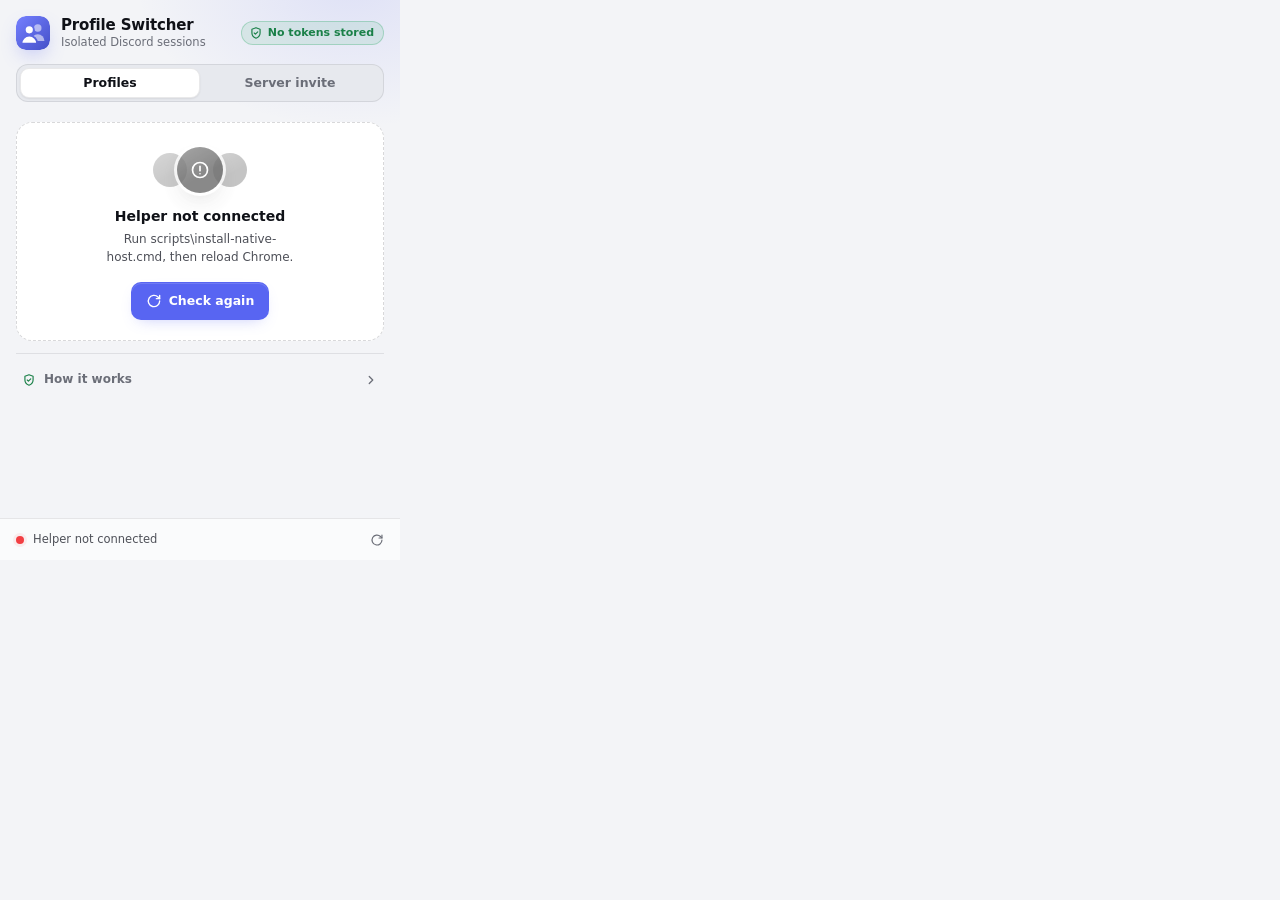
<file: extension/popup.html>
<!doctype html>
<html lang="en">
  <head>
    <meta charset="utf-8">
    <meta name="viewport" content="width=device-width, initial-scale=1">
    <meta name="color-scheme" content="dark light">
    <title>Discord Profile Switcher</title>
    <link rel="stylesheet" href="popup.css">
  </head>
  <body>
    <div class="app">
      <header class="topbar">
        <div class="brand">
          <svg class="brand-mark" viewBox="0 0 32 32" aria-hidden="true">
            <defs>
              <linearGradient id="brand-gradient" x1="0" y1="0" x2="32" y2="32" gradientUnits="userSpaceOnUse">
                <stop offset="0" stop-color="#7580ff"/>
                <stop offset="1" stop-color="#4450c8"/>
              </linearGradient>
            </defs>
            <rect width="32" height="32" rx="9" fill="url(#brand-gradient)"/>
            <circle cx="20.5" cy="11.25" r="3.5" fill="#fff" fill-opacity=".55"/>
            <path d="M14.25 23.5a6.25 6.25 0 0 1 12.5 0z" fill="#fff" fill-opacity=".55"/>
            <circle cx="12.5" cy="13" r="4.25" fill="#fff" stroke="url(#brand-gradient)" stroke-width="1.75"/>
            <path d="M5 26a7.5 7.5 0 0 1 15 0z" fill="#fff" stroke="url(#brand-gradient)" stroke-width="1.75" stroke-linejoin="round"/>
          </svg>
          <div class="brand-copy">
            <h1>Profile Switcher</h1>
            <p>Isolated Discord sessions</p>
          </div>
        </div>
        <span class="trust-pill" title="This extension never reads, stores, or injects Discord tokens.">
          <span class="icon i-shield" aria-hidden="true"></span>
          No tokens stored
        </span>
      </header>

      <div id="tabs" class="tabs" role="tablist" aria-label="Sections" data-active="profiles">
        <span class="tab-indicator" aria-hidden="true"></span>
        <button id="tab-profiles" class="tab" type="button" role="tab" aria-selected="true" aria-controls="panel-profiles">
          Profiles
          <span id="account-count" class="count"></span>
        </button>
        <button id="tab-invite" class="tab" type="button" role="tab" aria-selected="false" aria-controls="panel-invite" tabindex="-1">
          Server invite
        </button>
      </div>

      <main class="panels">
        <section id="panel-profiles" class="panel" role="tabpanel" aria-labelledby="tab-profiles">
          <div class="list-toolbar">
            <h2 id="accounts-title" class="section-title">Active profiles</h2>
            <div id="search" class="input-shell search" hidden>
              <span class="icon i-search" aria-hidden="true"></span>
              <input
                id="account-search"
                class="input small"
                type="search"
                placeholder="Search names and tags"
                aria-label="Search profiles"
                autocomplete="off"
                spellcheck="false"
              >
            </div>
            <button id="new-profile" class="button primary small with-icon i-plus" type="button">New profile</button>
          </div>

          <ul id="account-list" class="account-list" aria-labelledby="accounts-title" aria-busy="true">
            <li class="skeleton-card" aria-hidden="true"><span class="skeleton-avatar"></span><span class="skeleton-lines"><span></span><span></span></span></li>
            <li class="skeleton-card" aria-hidden="true"><span class="skeleton-avatar"></span><span class="skeleton-lines"><span></span><span></span></span></li>
            <li class="skeleton-card" aria-hidden="true"><span class="skeleton-avatar"></span><span class="skeleton-lines"><span></span><span></span></span></li>
          </ul>

          <p id="no-results" class="no-results" hidden>No profiles match your search.</p>

          <div id="empty-state" class="empty-state" data-variant="first-run" hidden>
            <div class="empty-art" aria-hidden="true">
              <span class="empty-orb" data-tone="1"></span>
              <span class="empty-orb is-main with-icon i-plus" data-tone="0"></span>
              <span class="empty-orb" data-tone="3"></span>
            </div>
            <p>No saved accounts yet.</p>
            <small>Create a Chrome profile, then sign in inside the separate Discord window.</small>
            <ol class="steps">
              <li>Create a profile. The name is optional.</li>
              <li>Sign in to Discord in the window that opens.</li>
              <li>Reopen it from this list with one click.</li>
            </ol>
            <button id="empty-create" class="button primary with-icon i-plus" type="button">Create your first profile</button>
          </div>

          <details id="archived-section" class="disclosure archived" hidden>
            <summary>
              <span class="summary-chevron" aria-hidden="true"></span>
              <span>Archived profiles</span>
              <span id="archived-count" class="count muted">0</span>
            </summary>
            <ul id="archived-list" class="account-list" aria-label="Archived profiles"></ul>
          </details>

          <details class="disclosure explainer">
            <summary>
              <span class="icon i-shield" aria-hidden="true"></span>
              <span>How it works</span>
              <span class="summary-chevron end" aria-hidden="true"></span>
            </summary>
            <div class="explainer-body">
              <p><strong>This does not copy the account open in your current tab.</strong> Create a profile, then sign in inside the separate Discord window. Chrome keeps that login in the isolated profile; no tokens are copied.</p>
              <p>Names, tags, and pictures are local labels. Changing them never touches the Discord account or its session. Never paste a Discord token anywhere.</p>
            </div>
          </details>
        </section>

        <section id="panel-invite" class="panel" role="tabpanel" aria-labelledby="tab-invite" hidden>
          <div class="panel-intro">
            <span class="icon-tile i-link" aria-hidden="true"></span>
            <div>
              <h2 id="invite-title">Server invite</h2>
              <p>Opens the invite in every active profile, each in its own window.</p>
            </div>
          </div>

          <form id="invite-form" class="invite-form" autocomplete="off" novalidate>
            <label for="invite-input" class="field-label">Discord invite</label>
            <div class="input-shell">
              <span class="icon i-link" aria-hidden="true"></span>
              <input
                id="invite-input"
                class="input"
                name="invite"
                type="text"
                inputmode="url"
                maxlength="512"
                spellcheck="false"
                placeholder="discord.gg/example"
                aria-describedby="invite-feedback invite-rules"
              >
            </div>
            <p id="invite-feedback" class="field-feedback" aria-live="polite"></p>

            <div class="target-card">
              <div id="invite-avatars" class="avatar-stack" aria-hidden="true"></div>
              <span id="invite-targets" class="target-text">No active profiles yet.</span>
            </div>

            <button id="invite-submit" class="button primary block with-icon trailing i-arrow" type="submit" disabled>Open all active</button>
          </form>

          <ul id="invite-rules" class="rules">
            <li>Archived profiles stay closed.</li>
            <li>You confirm Join Server manually in each window.</li>
            <li>Only the invite code is used. Tracking parameters are dropped.</li>
            <li>One batch opens at most 20 profiles.</li>
          </ul>
        </section>
      </main>

      <div class="toast">
        <span class="toast-icon" aria-hidden="true"></span>
        <p id="notice" class="toast-message" role="status" aria-live="polite"></p>
        <button id="notice-action" class="toast-action" type="button" hidden></button>
        <button id="notice-close" class="icon-button small toast-close i-x" type="button" aria-label="Dismiss message"></button>
      </div>

      <footer class="statusbar">
        <span id="helper-dot" class="status-dot" aria-hidden="true"></span>
        <span id="helper-status" class="helper-status" role="status" aria-live="polite">Checking helper...</span>
        <button id="check-helper" class="icon-button small i-refresh" type="button" aria-label="Check helper again" title="Check helper again"></button>
      </footer>
    </div>

    <dialog id="sheet" class="sheet" aria-labelledby="sheet-title" aria-describedby="sheet-message">
      <form id="sheet-form" class="sheet-form" autocomplete="off" novalidate>
        <div class="sheet-head">
          <span class="icon-tile sheet-icon" aria-hidden="true"></span>
          <div class="sheet-heading">
            <h2 id="sheet-title"></h2>
            <p id="sheet-message"></p>
          </div>
        </div>
        <div id="sheet-field" class="sheet-field" hidden>
          <label id="sheet-label" for="sheet-input" class="field-label"></label>
          <input id="sheet-input" class="input" type="text" spellcheck="false" aria-describedby="sheet-hint">
          <p id="sheet-hint" class="field-feedback"></p>
        </div>
        <div class="sheet-actions">
          <button id="sheet-cancel" class="button secondary" type="button">Cancel</button>
          <button id="sheet-confirm" class="button primary" type="submit">Save</button>
        </div>
      </form>
    </dialog>

    <script src="popup.js"></script>
  </body>
</html>
</file>
<file: extension/popup.css>
/* Layout: fixed 400x560 app shell. Header and segmented tabs on top, one scrolling
   panel in the middle, helper status bar at the bottom, toasts and sheets float above. */
:root {
  color-scheme: dark;

  --font: "Segoe UI Variable Text", "Segoe UI", ui-sans-serif, system-ui, -apple-system, BlinkMacSystemFont, sans-serif;
  --font-display: "Segoe UI Variable Display", "Segoe UI", ui-sans-serif, system-ui, -apple-system, BlinkMacSystemFont, sans-serif;

  --bg: #0c0d11;
  --glow: rgba(88, 101, 242, 0.2);
  --surface: #15161b;
  --surface-hover: #1a1b21;
  --surface-2: #1e1f26;
  --surface-3: #272830;
  --overlay: #18191f;
  --bar: #101115;
  --track: #15161b;
  --thumb: #262730;
  --field: #0f1014;
  --border: rgba(255, 255, 255, 0.07);
  --border-strong: rgba(255, 255, 255, 0.12);

  --text: #f2f3f5;
  --text-2: #b5bac1;
  --text-3: #80848e;
  --on-accent: #ffffff;

  --accent: #5865f2;
  --accent-hover: #4e5ae6;
  --accent-active: #4752c4;
  --accent-soft: rgba(88, 101, 242, 0.16);
  --accent-soft-hover: rgba(88, 101, 242, 0.26);
  --accent-text: #a4acff;
  --accent-glow: rgba(88, 101, 242, 0.55);

  --success: #23a55a;
  --success-text: #52d48c;
  --success-soft: rgba(35, 165, 90, 0.13);
  --success-line: rgba(35, 165, 90, 0.3);
  --warning: #f0b232;
  --warning-text: #f5c35b;
  --danger: #f23f43;
  --danger-text: #ff7d81;
  --danger-soft: rgba(242, 63, 67, 0.12);
  --danger-line: rgba(242, 63, 67, 0.34);
  --danger-strong: #d22d31;
  --danger-strong-hover: #b8262a;

  --focus: #8f98ff;
  --ring: 0 0 0 3px rgba(88, 101, 242, 0.34);
  --ring-danger: 0 0 0 3px rgba(242, 63, 67, 0.28);
  --shadow-sm: 0 1px 2px rgba(0, 0, 0, 0.45);
  --shadow-lg: 0 18px 44px rgba(0, 0, 0, 0.55), 0 2px 8px rgba(0, 0, 0, 0.35);
  --shadow-sheet: 0 -24px 60px rgba(0, 0, 0, 0.5);
  --scrim: rgba(4, 5, 8, 0.62);
  --avatar-shade: rgba(8, 9, 12, 0.6);

  --popup-width: 400px;
  --radius-sm: 8px;
  --radius: 10px;
  --radius-lg: 12px;
  --ease-out: cubic-bezier(0.2, 0.8, 0.2, 1);

  --icon-plus: url("data:image/svg+xml,%3Csvg xmlns='http://www.w3.org/2000/svg' viewBox='0 0 24 24' fill='none' stroke='%23000' stroke-width='2' stroke-linecap='round' stroke-linejoin='round'%3E%3Cpath d='M12 5v14M5 12h14'/%3E%3C/svg%3E");
  --icon-search: url("data:image/svg+xml,%3Csvg xmlns='http://www.w3.org/2000/svg' viewBox='0 0 24 24' fill='none' stroke='%23000' stroke-width='2' stroke-linecap='round' stroke-linejoin='round'%3E%3Ccircle cx='11' cy='11' r='7'/%3E%3Cpath d='m20 20-3.5-3.5'/%3E%3C/svg%3E");
  --icon-arrow: url("data:image/svg+xml,%3Csvg xmlns='http://www.w3.org/2000/svg' viewBox='0 0 24 24' fill='none' stroke='%23000' stroke-width='2' stroke-linecap='round' stroke-linejoin='round'%3E%3Cpath d='M7 17 17 7M8.5 7H17v8.5'/%3E%3C/svg%3E");
  --icon-more: url("data:image/svg+xml,%3Csvg xmlns='http://www.w3.org/2000/svg' viewBox='0 0 24 24' fill='none' stroke='%23000' stroke-width='2.4' stroke-linecap='round' stroke-linejoin='round'%3E%3Ccircle cx='5.5' cy='12' r='1'/%3E%3Ccircle cx='12' cy='12' r='1'/%3E%3Ccircle cx='18.5' cy='12' r='1'/%3E%3C/svg%3E");
  --icon-pencil: url("data:image/svg+xml,%3Csvg xmlns='http://www.w3.org/2000/svg' viewBox='0 0 24 24' fill='none' stroke='%23000' stroke-width='2' stroke-linecap='round' stroke-linejoin='round'%3E%3Cpath d='M4 20h4L19 9a2.12 2.12 0 0 0-3-3L5 17z'/%3E%3Cpath d='m14 7 3 3'/%3E%3C/svg%3E");
  --icon-tag: url("data:image/svg+xml,%3Csvg xmlns='http://www.w3.org/2000/svg' viewBox='0 0 24 24' fill='none' stroke='%23000' stroke-width='2' stroke-linecap='round' stroke-linejoin='round'%3E%3Cpath d='M3 12.2V4a1 1 0 0 1 1-1h8.2a1 1 0 0 1 .7.3l8 8a1 1 0 0 1 0 1.4l-8.2 8.2a1 1 0 0 1-1.4 0l-8-8a1 1 0 0 1-.3-.7z'/%3E%3Ccircle cx='7.5' cy='7.5' r='1'/%3E%3C/svg%3E");
  --icon-image: url("data:image/svg+xml,%3Csvg xmlns='http://www.w3.org/2000/svg' viewBox='0 0 24 24' fill='none' stroke='%23000' stroke-width='2' stroke-linecap='round' stroke-linejoin='round'%3E%3Crect x='3' y='3' width='18' height='18' rx='3'/%3E%3Ccircle cx='9' cy='9' r='1.75'/%3E%3Cpath d='m21 15-4.5-4.5L6 21'/%3E%3C/svg%3E");
  --icon-archive: url("data:image/svg+xml,%3Csvg xmlns='http://www.w3.org/2000/svg' viewBox='0 0 24 24' fill='none' stroke='%23000' stroke-width='2' stroke-linecap='round' stroke-linejoin='round'%3E%3Crect x='3' y='4' width='18' height='4' rx='1'/%3E%3Cpath d='M5 8v10a2 2 0 0 0 2 2h10a2 2 0 0 0 2-2V8M10 12h4'/%3E%3C/svg%3E");
  --icon-trash: url("data:image/svg+xml,%3Csvg xmlns='http://www.w3.org/2000/svg' viewBox='0 0 24 24' fill='none' stroke='%23000' stroke-width='2' stroke-linecap='round' stroke-linejoin='round'%3E%3Cpath d='M4 7h16M10 11v6M14 11v6M5.5 7l1 12a2 2 0 0 0 2 2h7a2 2 0 0 0 2-2l1-12M9 7V4.5a1 1 0 0 1 1-1h4a1 1 0 0 1 1 1V7'/%3E%3C/svg%3E");
  --icon-restore: url("data:image/svg+xml,%3Csvg xmlns='http://www.w3.org/2000/svg' viewBox='0 0 24 24' fill='none' stroke='%23000' stroke-width='2' stroke-linecap='round' stroke-linejoin='round'%3E%3Cpath d='M3.5 12a8.5 8.5 0 1 0 2.5-6L3.5 8.5'/%3E%3Cpath d='M3.5 3.5v5h5'/%3E%3C/svg%3E");
  --icon-refresh: url("data:image/svg+xml,%3Csvg xmlns='http://www.w3.org/2000/svg' viewBox='0 0 24 24' fill='none' stroke='%23000' stroke-width='2' stroke-linecap='round' stroke-linejoin='round'%3E%3Cpath d='M20.5 12a8.5 8.5 0 1 1-2.5-6l2.5 2.5'/%3E%3Cpath d='M20.5 3.5v5h-5'/%3E%3C/svg%3E");
  --icon-link: url("data:image/svg+xml,%3Csvg xmlns='http://www.w3.org/2000/svg' viewBox='0 0 24 24' fill='none' stroke='%23000' stroke-width='2' stroke-linecap='round' stroke-linejoin='round'%3E%3Cpath d='M10 13.5a4.5 4.5 0 0 0 6.8.5l3-3a4.5 4.5 0 0 0-6.4-6.4L12 6'/%3E%3Cpath d='M14 10.5a4.5 4.5 0 0 0-6.8-.5l-3 3a4.5 4.5 0 0 0 6.4 6.4L12 18'/%3E%3C/svg%3E");
  --icon-shield: url("data:image/svg+xml,%3Csvg xmlns='http://www.w3.org/2000/svg' viewBox='0 0 24 24' fill='none' stroke='%23000' stroke-width='2' stroke-linecap='round' stroke-linejoin='round'%3E%3Cpath d='M12 21s7-3.2 7-9.2V5.6L12 3 5 5.6v6.2C5 17.8 12 21 12 21z'/%3E%3Cpath d='m9 12 2 2 4-4'/%3E%3C/svg%3E");
  --icon-check: url("data:image/svg+xml,%3Csvg xmlns='http://www.w3.org/2000/svg' viewBox='0 0 24 24' fill='none' stroke='%23000' stroke-width='2.2' stroke-linecap='round' stroke-linejoin='round'%3E%3Cpath d='M5 12.5 9.5 17 19 7.5'/%3E%3C/svg%3E");
  --icon-check-circle: url("data:image/svg+xml,%3Csvg xmlns='http://www.w3.org/2000/svg' viewBox='0 0 24 24' fill='none' stroke='%23000' stroke-width='2' stroke-linecap='round' stroke-linejoin='round'%3E%3Ccircle cx='12' cy='12' r='9'/%3E%3Cpath d='m8.5 12.5 2.5 2.5 4.5-5'/%3E%3C/svg%3E");
  --icon-x: url("data:image/svg+xml,%3Csvg xmlns='http://www.w3.org/2000/svg' viewBox='0 0 24 24' fill='none' stroke='%23000' stroke-width='2' stroke-linecap='round' stroke-linejoin='round'%3E%3Cpath d='M6.5 6.5l11 11M17.5 6.5l-11 11'/%3E%3C/svg%3E");
  --icon-alert: url("data:image/svg+xml,%3Csvg xmlns='http://www.w3.org/2000/svg' viewBox='0 0 24 24' fill='none' stroke='%23000' stroke-width='2' stroke-linecap='round' stroke-linejoin='round'%3E%3Ccircle cx='12' cy='12' r='9'/%3E%3Cpath d='M12 7.5V13M12 16.5v.01'/%3E%3C/svg%3E");
  --icon-info: url("data:image/svg+xml,%3Csvg xmlns='http://www.w3.org/2000/svg' viewBox='0 0 24 24' fill='none' stroke='%23000' stroke-width='2' stroke-linecap='round' stroke-linejoin='round'%3E%3Ccircle cx='12' cy='12' r='9'/%3E%3Cpath d='M12 11v5.5M12 7.5v.01'/%3E%3C/svg%3E");
  --icon-user-plus: url("data:image/svg+xml,%3Csvg xmlns='http://www.w3.org/2000/svg' viewBox='0 0 24 24' fill='none' stroke='%23000' stroke-width='2' stroke-linecap='round' stroke-linejoin='round'%3E%3Ccircle cx='10' cy='8' r='3.5'/%3E%3Cpath d='M3.5 20a6.5 6.5 0 0 1 13 0M19 8v6M16 11h6'/%3E%3C/svg%3E");
  --icon-chevron: url("data:image/svg+xml,%3Csvg xmlns='http://www.w3.org/2000/svg' viewBox='0 0 24 24' fill='none' stroke='%23000' stroke-width='2.2' stroke-linecap='round' stroke-linejoin='round'%3E%3Cpath d='m9 6 6 6-6 6'/%3E%3C/svg%3E");
  --image-camera: url("data:image/svg+xml,%3Csvg xmlns='http://www.w3.org/2000/svg' viewBox='0 0 24 24' fill='none' stroke='white' stroke-width='2' stroke-linecap='round' stroke-linejoin='round'%3E%3Cpath d='M4 8.5a2 2 0 0 1 2-2h1.6L9 4.5h6l1.4 2H18a2 2 0 0 1 2 2V17a2 2 0 0 1-2 2H6a2 2 0 0 1-2-2z'/%3E%3Ccircle cx='12' cy='12.5' r='3.2'/%3E%3C/svg%3E");
}

@media (prefers-color-scheme: light) {
  :root {
    color-scheme: light;

    --bg: #f3f4f7;
    --glow: rgba(88, 101, 242, 0.13);
    --surface: #ffffff;
    --surface-hover: #fbfbfd;
    --surface-2: #eef0f4;
    --surface-3: #e3e5eb;
    --overlay: #ffffff;
    --bar: #fafbfc;
    --track: #e7e9ee;
    --thumb: #ffffff;
    --field: #ffffff;
    --border: rgba(16, 18, 27, 0.09);
    --border-strong: rgba(16, 18, 27, 0.16);

    --text: #0f1117;
    --text-2: #4e5058;
    --text-3: #6b6e78;

    --accent-hover: #4a56e0;
    --accent-soft: rgba(88, 101, 242, 0.1);
    --accent-soft-hover: rgba(88, 101, 242, 0.17);
    --accent-text: #4450c8;
    --accent-glow: rgba(88, 101, 242, 0.4);

    --success-text: #1a8048;
    --success-soft: rgba(35, 165, 90, 0.1);
    --success-line: rgba(35, 165, 90, 0.28);
    --warning-text: #9a6200;
    --danger-text: #d22d31;
    --danger-soft: rgba(242, 63, 67, 0.08);
    --danger-line: rgba(242, 63, 67, 0.3);

    --focus: #5865f2;
    --ring: 0 0 0 3px rgba(88, 101, 242, 0.22);
    --ring-danger: 0 0 0 3px rgba(242, 63, 67, 0.18);
    --shadow-sm: 0 1px 2px rgba(16, 18, 27, 0.08);
    --shadow-lg: 0 18px 44px rgba(16, 18, 27, 0.16), 0 2px 8px rgba(16, 18, 27, 0.07);
    --shadow-sheet: 0 -18px 50px rgba(16, 18, 27, 0.16);
    --scrim: rgba(16, 18, 27, 0.34);
  }
}

/* ---------- Base ---------- */

*,
*::before,
*::after {
  box-sizing: border-box;
}

[hidden] {
  display: none !important;
}

html {
  background: var(--bg);
}

body {
  width: var(--popup-width);
  height: 560px;
  margin: 0;
  overflow: hidden;
  background: var(--bg);
  color: var(--text);
  font: 400 13px/1.45 var(--font);
  -webkit-font-smoothing: antialiased;
}

button,
input {
  font: inherit;
  color: inherit;
}

button {
  cursor: pointer;
}

h1,
h2,
p {
  margin: 0;
}

:focus-visible {
  outline: 2px solid var(--focus);
  outline-offset: 2px;
}

/* ---------- Icons (masked so they take the text color) ---------- */

.icon,
.with-icon::before,
.icon-button::before,
.icon-tile::before,
.action-button::before,
.summary-chevron,
.toast-icon,
.rules li::before,
.field-feedback[data-state]::before,
.input::-webkit-search-cancel-button {
  background-color: currentColor;
  -webkit-mask: var(--i) center / contain no-repeat;
  mask: var(--i) center / contain no-repeat;
}

.icon {
  display: inline-block;
  width: 16px;
  height: 16px;
  flex: none;
}

.with-icon::before,
.icon-button::before,
.icon-tile::before,
.action-button::before {
  content: "";
  display: block;
  width: 16px;
  height: 16px;
  flex: none;
}

.i-plus { --i: var(--icon-plus); }
.i-search { --i: var(--icon-search); }
.i-arrow,
.open-button { --i: var(--icon-arrow); }
.more-button { --i: var(--icon-more); }
.rename-button { --i: var(--icon-pencil); }
.tags-button { --i: var(--icon-tag); }
.picture-button { --i: var(--icon-image); }
.remove-button { --i: var(--icon-archive); }
.restore-button { --i: var(--icon-restore); }
.delete-button { --i: var(--icon-trash); }
.i-refresh { --i: var(--icon-refresh); }
.i-link { --i: var(--icon-link); }
.i-shield { --i: var(--icon-shield); }
.i-x { --i: var(--icon-x); }

@keyframes spin {
  to { transform: rotate(360deg); }
}

/* ---------- App shell ---------- */

.app {
  position: relative;
  display: flex;
  height: 100%;
  flex-direction: column;
  isolation: isolate;
}

.app::before {
  content: "";
  position: absolute;
  inset: 0 0 auto;
  z-index: -1;
  height: 200px;
  background: radial-gradient(75% 100% at 88% -8%, var(--glow), transparent 72%);
  pointer-events: none;
}

.topbar {
  display: flex;
  align-items: center;
  justify-content: space-between;
  gap: 12px;
  padding: 16px 16px 14px;
}

.brand {
  display: flex;
  min-width: 0;
  align-items: center;
  gap: 11px;
}

.brand-mark {
  width: 34px;
  height: 34px;
  flex: none;
  border-radius: 10px;
  box-shadow: 0 8px 20px -6px var(--accent-glow);
}

.brand-copy {
  min-width: 0;
}

.brand h1 {
  font: 650 15px/1.2 var(--font-display);
  letter-spacing: -0.01em;
}

.brand p {
  margin-top: 2px;
  color: var(--text-3);
  font-size: 11.5px;
  line-height: 1.2;
}

.trust-pill {
  display: inline-flex;
  height: 24px;
  flex: none;
  align-items: center;
  gap: 5px;
  padding: 0 9px 0 7px;
  border: 1px solid var(--success-line);
  border-radius: 999px;
  background: var(--success-soft);
  color: var(--success-text);
  font-size: 11px;
  font-weight: 600;
  white-space: nowrap;
  cursor: default;
}

.trust-pill .icon {
  width: 14px;
  height: 14px;
}

/* ---------- Segmented tabs ---------- */

.tabs {
  position: relative;
  display: grid;
  grid-template-columns: 1fr 1fr;
  margin: 0 16px;
  padding: 3px;
  border: 1px solid var(--border);
  border-radius: 12px;
  background: var(--track);
}

.tab-indicator {
  position: absolute;
  top: 3px;
  bottom: 3px;
  left: 3px;
  width: calc(50% - 3px);
  border-radius: 9px;
  background: var(--thumb);
  box-shadow: var(--shadow-sm), inset 0 0 0 1px var(--border);
  transition: transform 280ms var(--ease-out);
}

.tabs[data-active="invite"] .tab-indicator {
  transform: translateX(100%);
}

.tab {
  position: relative;
  display: flex;
  height: 30px;
  align-items: center;
  justify-content: center;
  gap: 7px;
  padding: 0 10px;
  border: 0;
  border-radius: 9px;
  background: transparent;
  color: var(--text-3);
  font-size: 12.5px;
  font-weight: 600;
  transition: color 150ms ease;
}

.tab:hover {
  color: var(--text-2);
}

.tab[aria-selected="true"] {
  color: var(--text);
}

.count {
  display: inline-grid;
  min-width: 18px;
  height: 18px;
  padding: 0 5px;
  place-items: center;
  border-radius: 999px;
  background: var(--accent-soft);
  color: var(--accent-text);
  font-size: 10.5px;
  font-weight: 700;
  font-variant-numeric: tabular-nums;
  line-height: 1;
}

.count:empty {
  display: none;
}

.count.muted,
.tab[aria-selected="false"] .count {
  background: var(--surface-2);
  color: var(--text-3);
}

/* ---------- Panels ---------- */

.panels {
  position: relative;
  flex: 1;
  min-height: 0;
  margin-top: 12px;
}

.panel {
  height: 100%;
  padding: 2px 16px 20px;
  overflow-y: auto;
  overscroll-behavior: contain;
  scrollbar-color: var(--border-strong) transparent;
  scrollbar-width: thin;
}

.panel::-webkit-scrollbar {
  width: 10px;
}

.panel::-webkit-scrollbar-thumb {
  border: 3px solid transparent;
  border-radius: 10px;
  background: var(--border-strong) padding-box;
}

.panel:not([hidden]) {
  animation: panel-in 240ms var(--ease-out);
}

@keyframes panel-in {
  from {
    opacity: 0;
    transform: translateY(4px);
  }
}

/* ---------- Buttons ---------- */

.button {
  display: inline-flex;
  height: 38px;
  align-items: center;
  justify-content: center;
  gap: 7px;
  padding: 0 14px;
  border: 1px solid transparent;
  border-radius: var(--radius);
  background: transparent;
  font-size: 12.5px;
  font-weight: 600;
  line-height: 1;
  white-space: nowrap;
  transition: background-color 150ms ease, border-color 150ms ease, color 150ms ease, box-shadow 150ms ease, transform 100ms ease;
}

.button:active:not(:disabled) {
  transform: translateY(1px);
}

.button.small {
  height: 32px;
  gap: 6px;
  padding: 0 11px;
  border-radius: 9px;
  font-size: 12px;
}

.button.small::before {
  width: 14px;
  height: 14px;
}

.button.block {
  width: 100%;
}

.button.trailing::before {
  order: 1;
}

.button.primary {
  background: var(--accent);
  color: var(--on-accent);
  box-shadow: inset 0 1px 0 rgba(255, 255, 255, 0.14), 0 6px 16px -8px var(--accent-glow);
}

.button.primary:hover:not(:disabled) {
  background: var(--accent-hover);
}

.button.primary:active:not(:disabled) {
  background: var(--accent-active);
}

.button.secondary {
  border-color: var(--border);
  background: var(--surface-2);
  color: var(--text);
}

.button.secondary:hover:not(:disabled) {
  border-color: var(--border-strong);
  background: var(--surface-3);
}

.button.soft {
  background: var(--accent-soft);
  color: var(--accent-text);
}

.button.soft:hover:not(:disabled) {
  background: var(--accent);
  color: var(--on-accent);
}

.button:disabled {
  cursor: not-allowed;
  opacity: 0.5;
  box-shadow: none;
}

.button[aria-busy="true"] {
  cursor: progress;
  opacity: 0.85;
}

.with-icon[aria-busy="true"]::before,
.action-button[aria-busy="true"]::before {
  width: 13px;
  height: 13px;
  margin: 1.5px;
  border: 2px solid currentColor;
  border-right-color: transparent;
  border-radius: 50%;
  background: none;
  -webkit-mask: none;
  mask: none;
  animation: spin 700ms linear infinite;
}

.icon-button {
  display: inline-grid;
  width: 32px;
  height: 32px;
  flex: none;
  padding: 0;
  place-items: center;
  border: 0;
  border-radius: 9px;
  background: transparent;
  color: var(--text-3);
  transition: background-color 150ms ease, color 150ms ease;
}

.icon-button:hover:not(:disabled) {
  background: var(--surface-2);
  color: var(--text);
}

.icon-button.small {
  width: 26px;
  height: 26px;
  border-radius: 7px;
}

.icon-button.small::before {
  width: 14px;
  height: 14px;
}

.icon-tile {
  display: grid;
  width: 36px;
  height: 36px;
  flex: none;
  place-items: center;
  border-radius: 10px;
  background: var(--accent-soft);
  color: var(--accent-text);
}

.icon-tile::before {
  width: 18px;
  height: 18px;
}

/* ---------- Fields ---------- */

.field-label {
  display: block;
  margin: 0 0 6px 1px;
  color: var(--text-2);
  font-size: 11.5px;
  font-weight: 600;
}

.input {
  width: 100%;
  min-width: 0;
  height: 38px;
  padding: 0 12px;
  border: 1px solid var(--border-strong);
  border-radius: var(--radius);
  outline: none;
  background: var(--field);
  color: var(--text);
  font-size: 13px;
  transition: border-color 150ms ease, box-shadow 150ms ease;
}

.input::placeholder {
  color: var(--text-3);
}

.input:hover:not(:disabled):not(:focus) {
  border-color: var(--text-3);
}

.input:focus {
  border-color: var(--accent);
  box-shadow: var(--ring);
}

.input[aria-invalid="true"] {
  border-color: var(--danger);
}

.input[aria-invalid="true"]:focus {
  box-shadow: var(--ring-danger);
}

.input:disabled {
  cursor: not-allowed;
  opacity: 0.55;
}

.input.small {
  height: 32px;
  border-radius: 9px;
  font-size: 12.5px;
}

.input[type="search"]::-webkit-search-cancel-button {
  --i: var(--icon-x);
  width: 14px;
  height: 14px;
  color: var(--text-3);
  cursor: pointer;
  -webkit-appearance: none;
  appearance: none;
}

.input-shell {
  position: relative;
  display: flex;
  align-items: center;
}

.input-shell > .icon {
  position: absolute;
  left: 12px;
  color: var(--text-3);
  pointer-events: none;
  transition: color 150ms ease;
}

.input-shell > .input {
  padding-left: 36px;
}

.input-shell:focus-within > .icon {
  color: var(--accent-text);
}

.input-shell.search > .icon {
  left: 10px;
  width: 14px;
  height: 14px;
}

.input-shell.search > .input {
  padding-left: 30px;
}

.field-feedback {
  display: flex;
  min-height: 18px;
  align-items: flex-start;
  gap: 5px;
  margin: 6px 1px 0;
  color: var(--text-3);
  font-size: 11.5px;
  line-height: 1.4;
}

.field-feedback[data-state]::before {
  content: "";
  width: 13px;
  height: 13px;
  flex: none;
  margin-top: 1.5px;
}

.field-feedback[data-state="valid"] {
  --i: var(--icon-check-circle);
  color: var(--success-text);
}

.field-feedback[data-state="error"] {
  --i: var(--icon-alert);
  color: var(--danger-text);
}

/* ---------- Profile list ---------- */

.list-toolbar {
  display: flex;
  min-height: 32px;
  align-items: center;
  gap: 8px;
  margin: 4px 0 10px;
}

.section-title {
  flex: 1;
  color: var(--text-3);
  font-size: 11px;
  font-weight: 700;
  letter-spacing: 0.07em;
  text-transform: uppercase;
}

.search {
  flex: 1;
  min-width: 0;
}

.list-toolbar:has(.search:not([hidden])) .section-title {
  display: none;
}

.panel:has(#empty-state:not([hidden]):not([data-variant="archived"])) .list-toolbar {
  display: none;
}

.account-list {
  display: grid;
  gap: 6px;
  margin: 0;
  padding: 0;
  list-style: none;
}

.account-card {
  display: grid;
  grid-template-columns: 36px minmax(0, 1fr) auto auto;
  align-items: center;
  column-gap: 10px;
  padding: 9px 8px 9px 10px;
  border: 1px solid var(--border);
  border-radius: var(--radius-lg);
  background: var(--surface);
  transition: border-color 150ms ease, background-color 150ms ease, box-shadow 200ms ease;
}

.account-card:hover,
.account-card[data-expanded="true"] {
  border-color: var(--border-strong);
  background: var(--surface-hover);
}

.account-card[data-expanded="true"] {
  box-shadow: var(--shadow-sm);
}

.account-list[data-animate="true"] > .account-card {
  animation: card-in 340ms var(--ease-out) both;
}

.account-list[data-animate="true"] > .account-card:nth-child(2) { animation-delay: 35ms; }
.account-list[data-animate="true"] > .account-card:nth-child(3) { animation-delay: 70ms; }
.account-list[data-animate="true"] > .account-card:nth-child(4) { animation-delay: 105ms; }
.account-list[data-animate="true"] > .account-card:nth-child(5) { animation-delay: 140ms; }
.account-list[data-animate="true"] > .account-card:nth-child(n + 6) { animation-delay: 175ms; }

@keyframes card-in {
  from {
    opacity: 0;
    transform: translateY(6px);
  }
}

.account-card[data-fresh="true"] {
  animation: fresh 1800ms var(--ease-out);
}

@keyframes fresh {
  0%,
  35% {
    border-color: var(--accent);
    box-shadow: 0 0 0 3px var(--accent-soft);
  }
}

/* Avatar tones: deep enough that white initials stay readable. */
[data-tone="0"] { --tone: #5865f2; }
[data-tone="1"] { --tone: #248046; }
[data-tone="2"] { --tone: #b83fb0; }
[data-tone="3"] { --tone: #c2410c; }
[data-tone="4"] { --tone: #0f766e; }
[data-tone="5"] { --tone: #d23a3e; }
[data-tone="6"] { --tone: #a16207; }
[data-tone="7"] { --tone: #7c3aed; }

.account-avatar,
.mini-avatar,
.empty-orb {
  background-color: var(--tone, var(--accent));
  background-image: linear-gradient(150deg, rgba(255, 255, 255, 0.24), rgba(255, 255, 255, 0) 60%);
  color: #ffffff;
}

.account-avatar {
  position: relative;
  display: grid;
  width: 36px;
  height: 36px;
  padding: 0;
  place-items: center;
  overflow: hidden;
  border: 0;
  border-radius: 50%;
  font: 700 14px/1 var(--font-display);
  text-transform: uppercase;
}

.account-avatar::after {
  content: "";
  position: absolute;
  inset: 0;
  border-radius: inherit;
  background: var(--avatar-shade) var(--image-camera) center / 16px no-repeat;
  opacity: 0;
  transition: opacity 150ms ease;
}

.account-avatar:hover::after,
.account-avatar:focus-visible::after {
  opacity: 1;
}

.account-avatar[aria-busy="true"]::after {
  background-image: none;
  opacity: 1;
}

.account-avatar[aria-busy="true"]::before {
  content: "";
  position: absolute;
  z-index: 1;
  width: 14px;
  height: 14px;
  border: 2px solid #ffffff;
  border-right-color: transparent;
  border-radius: 50%;
  animation: spin 700ms linear infinite;
}

.profile-avatar-image {
  display: block;
  width: 100%;
  height: 100%;
  object-fit: cover;
}

.is-archived .account-avatar {
  filter: grayscale(0.85);
  opacity: 0.65;
}

.account-info {
  min-width: 0;
}

.account-label {
  display: block;
  overflow: hidden;
  color: var(--text);
  font-size: 13.5px;
  font-weight: 600;
  line-height: 1.3;
  text-overflow: ellipsis;
  white-space: nowrap;
}

.is-archived .account-label {
  color: var(--text-2);
}

.account-meta-row {
  display: flex;
  min-width: 0;
  align-items: center;
  gap: 6px;
  margin-top: 3px;
}

.account-tags {
  display: flex;
  min-width: 0;
  flex: 0 1 auto;
  gap: 4px;
  overflow: hidden;
}

.profile-tag {
  min-width: 0;
  max-width: 96px;
  flex: 0 1 auto;
  overflow: hidden;
  padding: 0 7px;
  border-radius: 999px;
  background: var(--accent-soft);
  color: var(--accent-text);
  font-size: 10.5px;
  font-weight: 650;
  line-height: 17px;
  text-overflow: ellipsis;
  white-space: nowrap;
}

.account-state {
  min-width: 0;
  flex: 0 100 auto;
  overflow: hidden;
  color: var(--text-3);
  font-size: 11px;
  line-height: 17px;
  text-overflow: ellipsis;
  white-space: nowrap;
}

.account-state[data-state="warning"] {
  color: var(--warning-text);
  font-weight: 600;
}

.more-button[aria-expanded="true"] {
  background: var(--surface-3);
  color: var(--text);
}

.account-actions-wrap {
  display: grid;
  grid-column: 1 / -1;
  grid-template-rows: 0fr;
  transition: grid-template-rows 240ms var(--ease-out);
}

.account-actions {
  display: flex;
  min-height: 0;
  gap: 6px;
  overflow: hidden;
  visibility: hidden;
  transition: visibility 0s linear 240ms;
}

.account-card[data-expanded="true"] .account-actions-wrap {
  grid-template-rows: 1fr;
}

.account-card[data-expanded="true"] .account-actions {
  visibility: visible;
  transition-delay: 0s;
}

.action-button {
  display: inline-flex;
  height: 30px;
  min-width: 0;
  flex: 1 1 0;
  align-items: center;
  justify-content: center;
  gap: 6px;
  margin-top: 9px;
  padding: 0 6px;
  border: 1px solid var(--border);
  border-radius: var(--radius-sm);
  background: var(--surface-2);
  color: var(--text-2);
  font-size: 12px;
  font-weight: 600;
  white-space: nowrap;
  transition: background-color 150ms ease, border-color 150ms ease, color 150ms ease;
}

.action-button::before {
  width: 14px;
  height: 14px;
}

.action-button:hover:not(:disabled) {
  border-color: var(--border-strong);
  background: var(--surface-3);
  color: var(--text);
}

.action-button:focus-visible {
  outline-offset: -2px;
}

.action-button:disabled {
  cursor: progress;
  opacity: 0.7;
}

.delete-button {
  color: var(--danger-text);
}

.remove-button:hover:not(:disabled),
.delete-button:hover:not(:disabled) {
  border-color: var(--danger-line);
  background: var(--danger-soft);
  color: var(--danger-text);
}

/* ---------- Loading, empty and no-match states ---------- */

.skeleton-card {
  display: flex;
  height: 56px;
  align-items: center;
  gap: 10px;
  padding: 0 10px;
  border: 1px solid var(--border);
  border-radius: var(--radius-lg);
  background: var(--surface);
}

.skeleton-avatar {
  width: 36px;
  height: 36px;
  flex: none;
  border-radius: 50%;
}

.skeleton-lines {
  display: grid;
  flex: 1;
  gap: 7px;
}

.skeleton-lines span {
  width: 52%;
  height: 9px;
  border-radius: 5px;
}

.skeleton-lines span + span {
  width: 30%;
}

.skeleton-avatar,
.skeleton-lines span {
  background: linear-gradient(90deg, var(--surface-2) 25%, var(--surface-3) 45%, var(--surface-2) 65%);
  background-size: 300% 100%;
  animation: shimmer 1400ms ease-in-out infinite;
}

.skeleton-card:nth-child(2) { opacity: 0.7; }
.skeleton-card:nth-child(3) { opacity: 0.4; }

@keyframes shimmer {
  from { background-position: 100% 0; }
  to { background-position: 0 0; }
}

.no-results {
  padding: 18px 12px;
  border: 1px dashed var(--border-strong);
  border-radius: var(--radius-lg);
  color: var(--text-3);
  font-size: 12px;
  text-align: center;
}

.empty-state {
  display: flex;
  flex-direction: column;
  align-items: center;
  margin-top: 6px;
  padding: 24px 18px 20px;
  border: 1px dashed var(--border-strong);
  border-radius: 16px;
  background: var(--surface);
  text-align: center;
}

.empty-state[data-variant="archived"] {
  margin-top: 0;
}

.empty-art {
  display: flex;
  align-items: center;
  margin-bottom: 14px;
}

.empty-orb {
  width: 34px;
  height: 34px;
  margin: 0 -5px;
  border-radius: 50%;
  box-shadow: 0 0 0 3px var(--surface);
  opacity: 0.55;
}

.empty-orb.is-main {
  position: relative;
  z-index: 1;
  display: grid;
  width: 46px;
  height: 46px;
  place-items: center;
  opacity: 1;
  box-shadow: 0 0 0 3px var(--surface), 0 10px 24px -8px var(--accent-glow);
}

.empty-orb.is-main::before {
  width: 20px;
  height: 20px;
}

.empty-state[data-variant="offline"] .empty-orb {
  filter: grayscale(1);
  opacity: 0.35;
}

.empty-state[data-variant="offline"] .empty-orb.is-main {
  --i: var(--icon-alert);
  opacity: 0.8;
}

.empty-state > p {
  font: 650 14px/1.35 var(--font-display);
  text-wrap: balance;
}

.empty-state > small {
  max-width: 290px;
  margin-top: 4px;
  color: var(--text-2);
  font-size: 12px;
  line-height: 1.5;
  text-wrap: balance;
}

.steps {
  display: grid;
  gap: 9px;
  width: 100%;
  max-width: 290px;
  margin: 16px 0 18px;
  padding: 14px 0 0;
  border-top: 1px solid var(--border);
  counter-reset: step;
  list-style: none;
  text-align: left;
}

.steps li {
  display: flex;
  align-items: center;
  gap: 10px;
  color: var(--text-2);
  font-size: 12px;
  counter-increment: step;
}

.steps li::before {
  content: counter(step);
  display: grid;
  width: 20px;
  height: 20px;
  flex: none;
  place-items: center;
  border-radius: 50%;
  background: var(--accent-soft);
  color: var(--accent-text);
  font-size: 11px;
  font-weight: 700;
}

.empty-state:not([data-variant="first-run"]) .steps {
  display: none;
}

.empty-state:not([data-variant="first-run"]) #empty-create {
  margin-top: 16px;
}

.empty-state[data-variant="offline"] #empty-create {
  --i: var(--icon-refresh);
}

/* ---------- Disclosures ---------- */

.disclosure {
  margin-top: 12px;
}

.disclosure > summary {
  display: flex;
  height: 32px;
  align-items: center;
  gap: 8px;
  padding: 0 6px;
  border-radius: var(--radius-sm);
  color: var(--text-3);
  cursor: pointer;
  font-size: 12px;
  font-weight: 600;
  list-style: none;
  user-select: none;
  transition: background-color 150ms ease, color 150ms ease;
}

.disclosure > summary::-webkit-details-marker {
  display: none;
}

.disclosure > summary:hover {
  background: var(--surface);
  color: var(--text-2);
}

.summary-chevron {
  --i: var(--icon-chevron);
  width: 14px;
  height: 14px;
  flex: none;
  transition: transform 200ms var(--ease-out);
}

.summary-chevron.end {
  margin-left: auto;
}

.disclosure[open] > summary .summary-chevron {
  transform: rotate(90deg);
}

.archived > .account-list {
  margin-top: 6px;
}

.explainer {
  padding-top: 10px;
  border-top: 1px solid var(--border);
}

.archived:not([hidden]) + .explainer {
  margin-top: 14px;
}

.explainer summary .icon {
  width: 14px;
  height: 14px;
  color: var(--success-text);
}

.explainer-body {
  display: grid;
  gap: 8px;
  padding: 6px 6px 2px 28px;
  color: var(--text-2);
  font-size: 12px;
  line-height: 1.55;
}

.explainer-body strong {
  color: var(--text);
  font-weight: 600;
}

/* ---------- Invite panel ---------- */

.panel-intro {
  display: flex;
  align-items: flex-start;
  gap: 12px;
  margin: 4px 0 18px;
}

.panel-intro h2 {
  margin-bottom: 2px;
  font: 650 14px/1.3 var(--font-display);
}

.panel-intro p {
  color: var(--text-2);
  font-size: 12px;
  line-height: 1.5;
}

.target-card {
  display: flex;
  min-height: 46px;
  align-items: center;
  gap: 10px;
  margin: 8px 0 12px;
  padding: 10px 12px;
  border: 1px solid var(--border);
  border-radius: var(--radius-lg);
  background: var(--surface);
}

.avatar-stack {
  display: flex;
  flex: none;
  padding-left: 7px;
}

.avatar-stack:empty {
  display: none;
}

.mini-avatar {
  display: grid;
  width: 24px;
  height: 24px;
  margin-left: -7px;
  place-items: center;
  overflow: hidden;
  border-radius: 50%;
  box-shadow: 0 0 0 2px var(--surface);
  font: 700 10px/1 var(--font-display);
  text-transform: uppercase;
}

.mini-avatar.is-more {
  background: var(--surface-3);
  color: var(--text-2);
  font-size: 9.5px;
}

.target-text {
  min-width: 0;
  color: var(--text-2);
  font-size: 12px;
  line-height: 1.4;
}

.rules {
  display: grid;
  gap: 8px;
  margin: 18px 0 0;
  padding: 14px 0 0;
  border-top: 1px solid var(--border);
  list-style: none;
}

.rules li {
  display: flex;
  align-items: flex-start;
  gap: 9px;
  color: var(--text-2);
  font-size: 12px;
  line-height: 1.45;
}

.rules li::before {
  --i: var(--icon-check);
  content: "";
  width: 14px;
  height: 14px;
  flex: none;
  margin-top: 2px;
  color: var(--success-text);
}

/* ---------- Toast ---------- */

.toast {
  --i: var(--icon-info);
  position: absolute;
  right: 12px;
  bottom: 52px;
  left: 12px;
  z-index: 30;
  display: flex;
  align-items: flex-start;
  gap: 10px;
  padding: 10px 8px 10px 12px;
  border: 1px solid var(--border-strong);
  border-radius: var(--radius-lg);
  background: var(--overlay);
  box-shadow: var(--shadow-lg);
  transition: opacity 200ms var(--ease-out), transform 260ms var(--ease-out);
}

.toast:has(#notice:empty) {
  opacity: 0;
  pointer-events: none;
  transform: translateY(10px) scale(0.98);
}

.toast:has(#notice:empty) .toast-close {
  visibility: hidden;
}

.toast:has(#notice[data-kind="success"]) {
  --i: var(--icon-check-circle);
}

.toast:has(#notice[data-kind="error"]) {
  --i: var(--icon-alert);
  border-color: var(--danger-line);
}

.toast-icon {
  width: 18px;
  height: 18px;
  flex: none;
  margin-top: 1px;
  color: var(--accent-text);
}

.toast:has(#notice[data-kind="success"]) .toast-icon {
  color: var(--success-text);
}

.toast:has(#notice[data-kind="error"]) .toast-icon {
  color: var(--danger-text);
}

.toast-message {
  min-width: 0;
  flex: 1;
  margin: 1px 0;
  color: var(--text);
  font-size: 12.5px;
  line-height: 1.45;
  overflow-wrap: anywhere;
}

.toast-action {
  height: 26px;
  flex: none;
  margin: -3px 0;
  padding: 0 10px;
  border: 0;
  border-radius: 7px;
  background: var(--accent-soft);
  color: var(--accent-text);
  font-size: 12px;
  font-weight: 700;
}

.toast-action:hover {
  background: var(--accent-soft-hover);
}

.toast-close {
  margin: -4px -2px -4px 0;
}

/* ---------- Status bar ---------- */

.statusbar {
  display: flex;
  height: 42px;
  flex: none;
  align-items: center;
  gap: 9px;
  padding: 0 10px 0 16px;
  border-top: 1px solid var(--border);
  background: var(--bar);
  color: var(--text-3);
  font-size: 11.5px;
}

.helper-status {
  min-width: 0;
  flex: 1;
  overflow: hidden;
  text-overflow: ellipsis;
  white-space: nowrap;
}

.statusbar:has(.status-dot[data-state]) .helper-status {
  color: var(--text-2);
}

.status-dot {
  width: 8px;
  height: 8px;
  flex: none;
  border-radius: 50%;
  background: var(--text-3);
  animation: pulse 1200ms ease-in-out infinite;
}

.status-dot[data-state] {
  animation: none;
}

.status-dot[data-state="online"] {
  background: var(--success);
  box-shadow: 0 0 0 3px var(--success-soft);
}

.status-dot[data-state="offline"] {
  background: var(--danger);
  box-shadow: 0 0 0 3px var(--danger-soft);
}

.status-dot[data-state="warning"] {
  background: var(--warning);
  box-shadow: 0 0 0 3px rgba(240, 178, 50, 0.16);
}

@keyframes pulse {
  50% { opacity: 0.35; }
}

#check-helper:disabled {
  cursor: progress;
}

#check-helper:disabled::before {
  animation: spin 800ms linear infinite;
}

/* ---------- Bottom sheet ---------- */

/* Sized to the popup, not the viewport, so it never spills past the popup edge. */
.sheet {
  position: fixed;
  inset: auto auto 0 0;
  width: var(--popup-width);
  max-width: 100vw;
  max-height: calc(100% - 40px);
  margin: 0;
  padding: 0;
  overflow: auto;
  border: 0;
  border-top: 1px solid var(--border-strong);
  border-radius: 18px 18px 0 0;
  background: var(--overlay);
  color: var(--text);
  box-shadow: var(--shadow-sheet);
}

.sheet[open] {
  animation: sheet-in 300ms var(--ease-out);
}

.sheet::backdrop {
  background: var(--scrim);
  backdrop-filter: blur(2px);
  animation: fade-in 200ms ease;
}

@keyframes sheet-in {
  from {
    opacity: 0;
    transform: translateY(28px);
  }
}

@keyframes fade-in {
  from { opacity: 0; }
}

.sheet-form {
  padding: 20px 18px 18px;
}

.sheet-head {
  display: flex;
  align-items: flex-start;
  gap: 12px;
}

.sheet-heading {
  min-width: 0;
}

.sheet-heading h2 {
  margin: 1px 0 4px;
  font: 650 15px/1.3 var(--font-display);
  overflow-wrap: anywhere;
  text-wrap: balance;
}

.sheet-heading p {
  color: var(--text-2);
  font-size: 12.5px;
  line-height: 1.5;
  overflow-wrap: anywhere;
}

.sheet[data-kind="create"] .sheet-icon { --i: var(--icon-user-plus); }
.sheet[data-kind="rename"] .sheet-icon { --i: var(--icon-pencil); }
.sheet[data-kind="tags"] .sheet-icon { --i: var(--icon-tag); }
.sheet[data-kind="invite"] .sheet-icon { --i: var(--icon-link); }
.sheet[data-kind="delete"] .sheet-icon { --i: var(--icon-trash); }

.sheet[data-tone="danger"] .sheet-icon {
  background: var(--danger-soft);
  color: var(--danger-text);
}

.sheet[data-tone="danger"] #sheet-confirm {
  background: var(--danger-strong);
  box-shadow: inset 0 1px 0 rgba(255, 255, 255, 0.14);
}

.sheet[data-tone="danger"] #sheet-confirm:hover:not(:disabled) {
  background: var(--danger-strong-hover);
}

.sheet-field {
  margin-top: 16px;
}

.sheet-actions {
  display: flex;
  gap: 8px;
  margin-top: 18px;
}

.sheet-actions .button {
  flex: 1;
}

@media (prefers-reduced-motion: reduce) {
  *,
  *::before,
  *::after {
    animation-duration: 1ms !important;
    animation-iteration-count: 1 !important;
    transition-duration: 1ms !important;
  }
}
</file>
